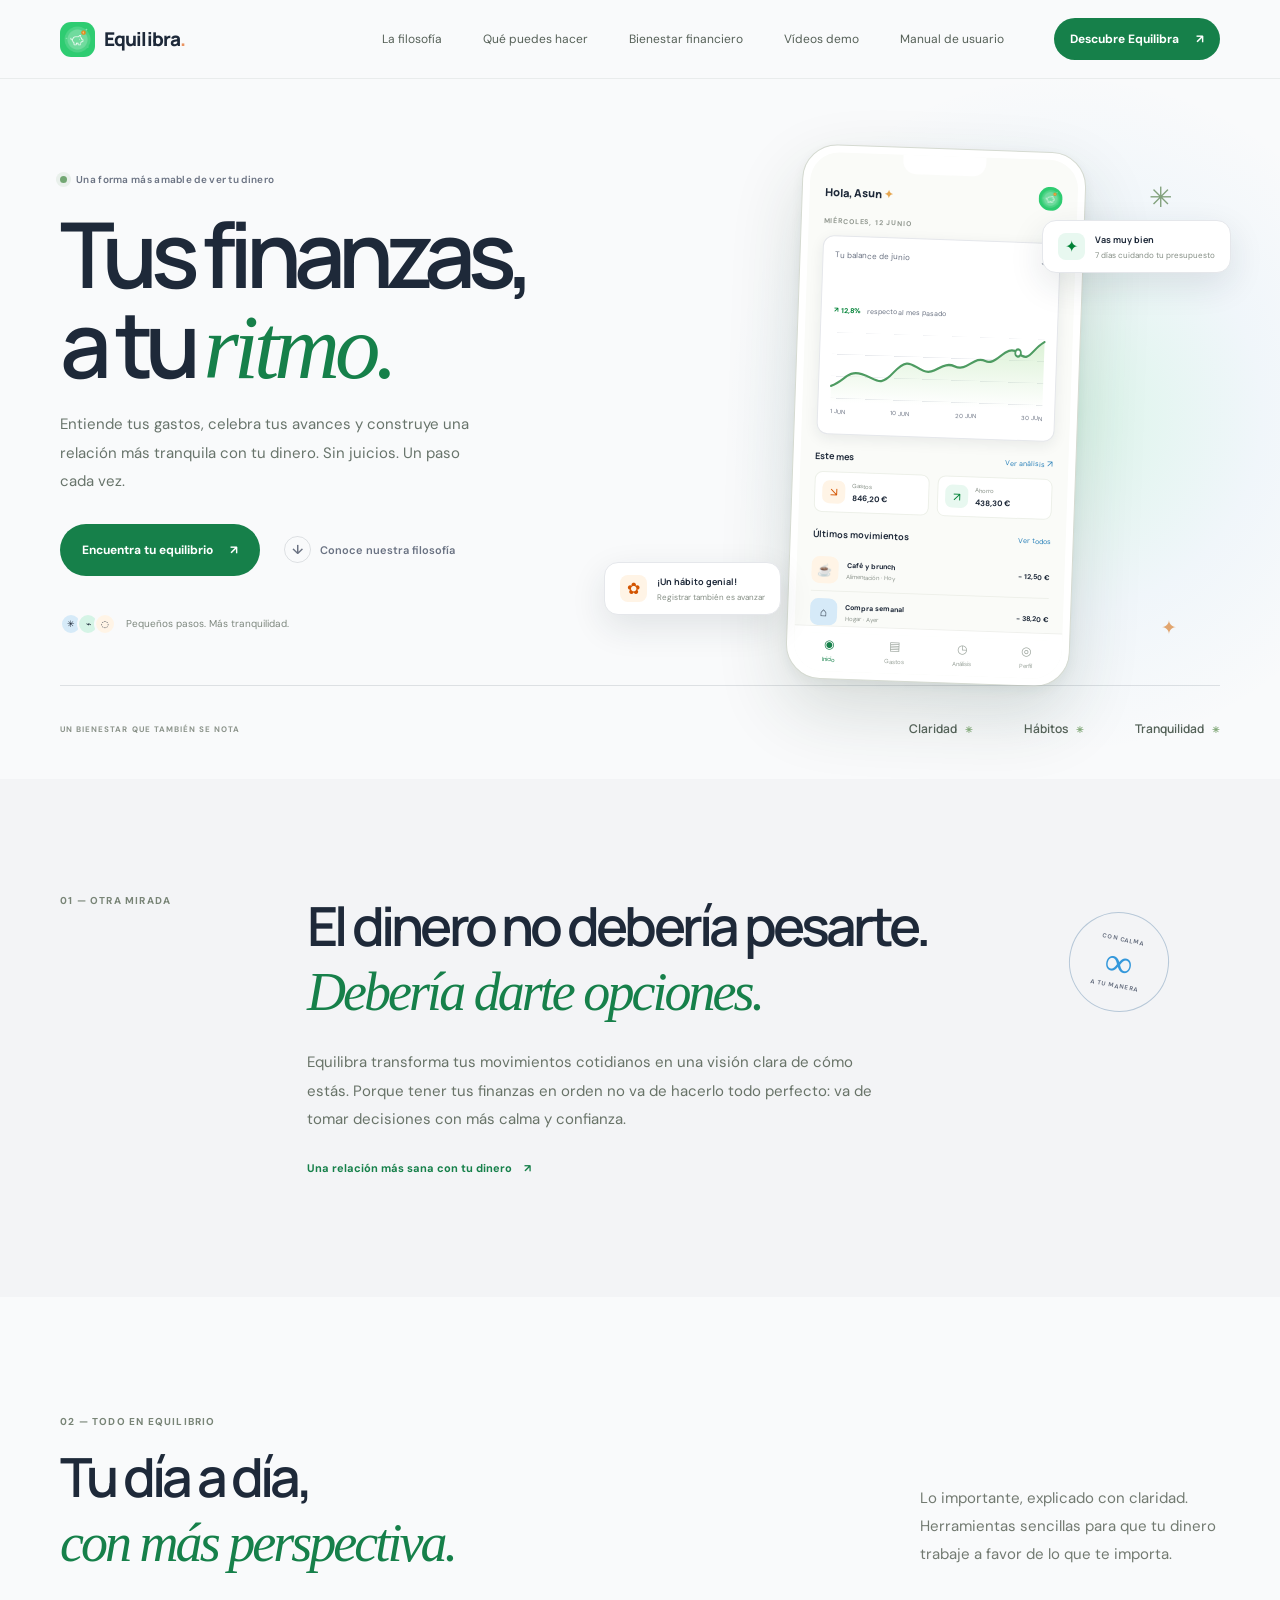
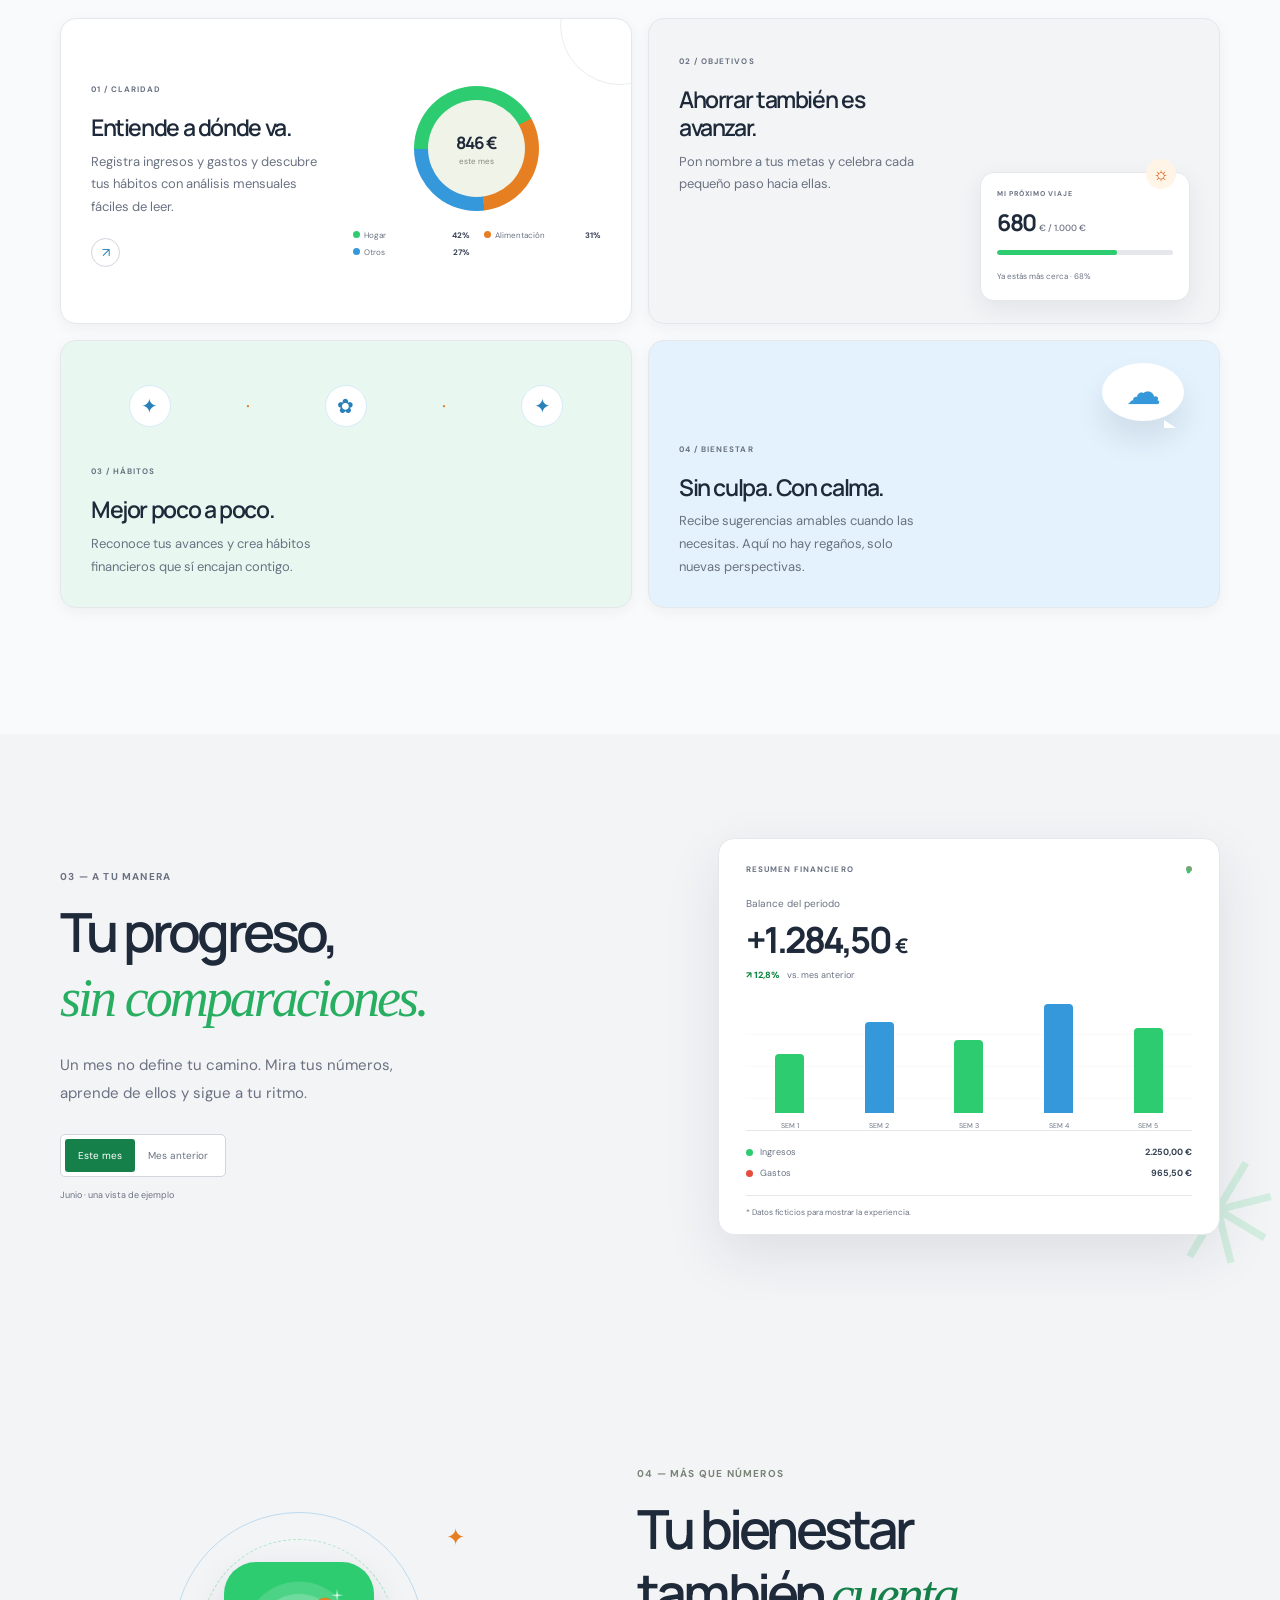
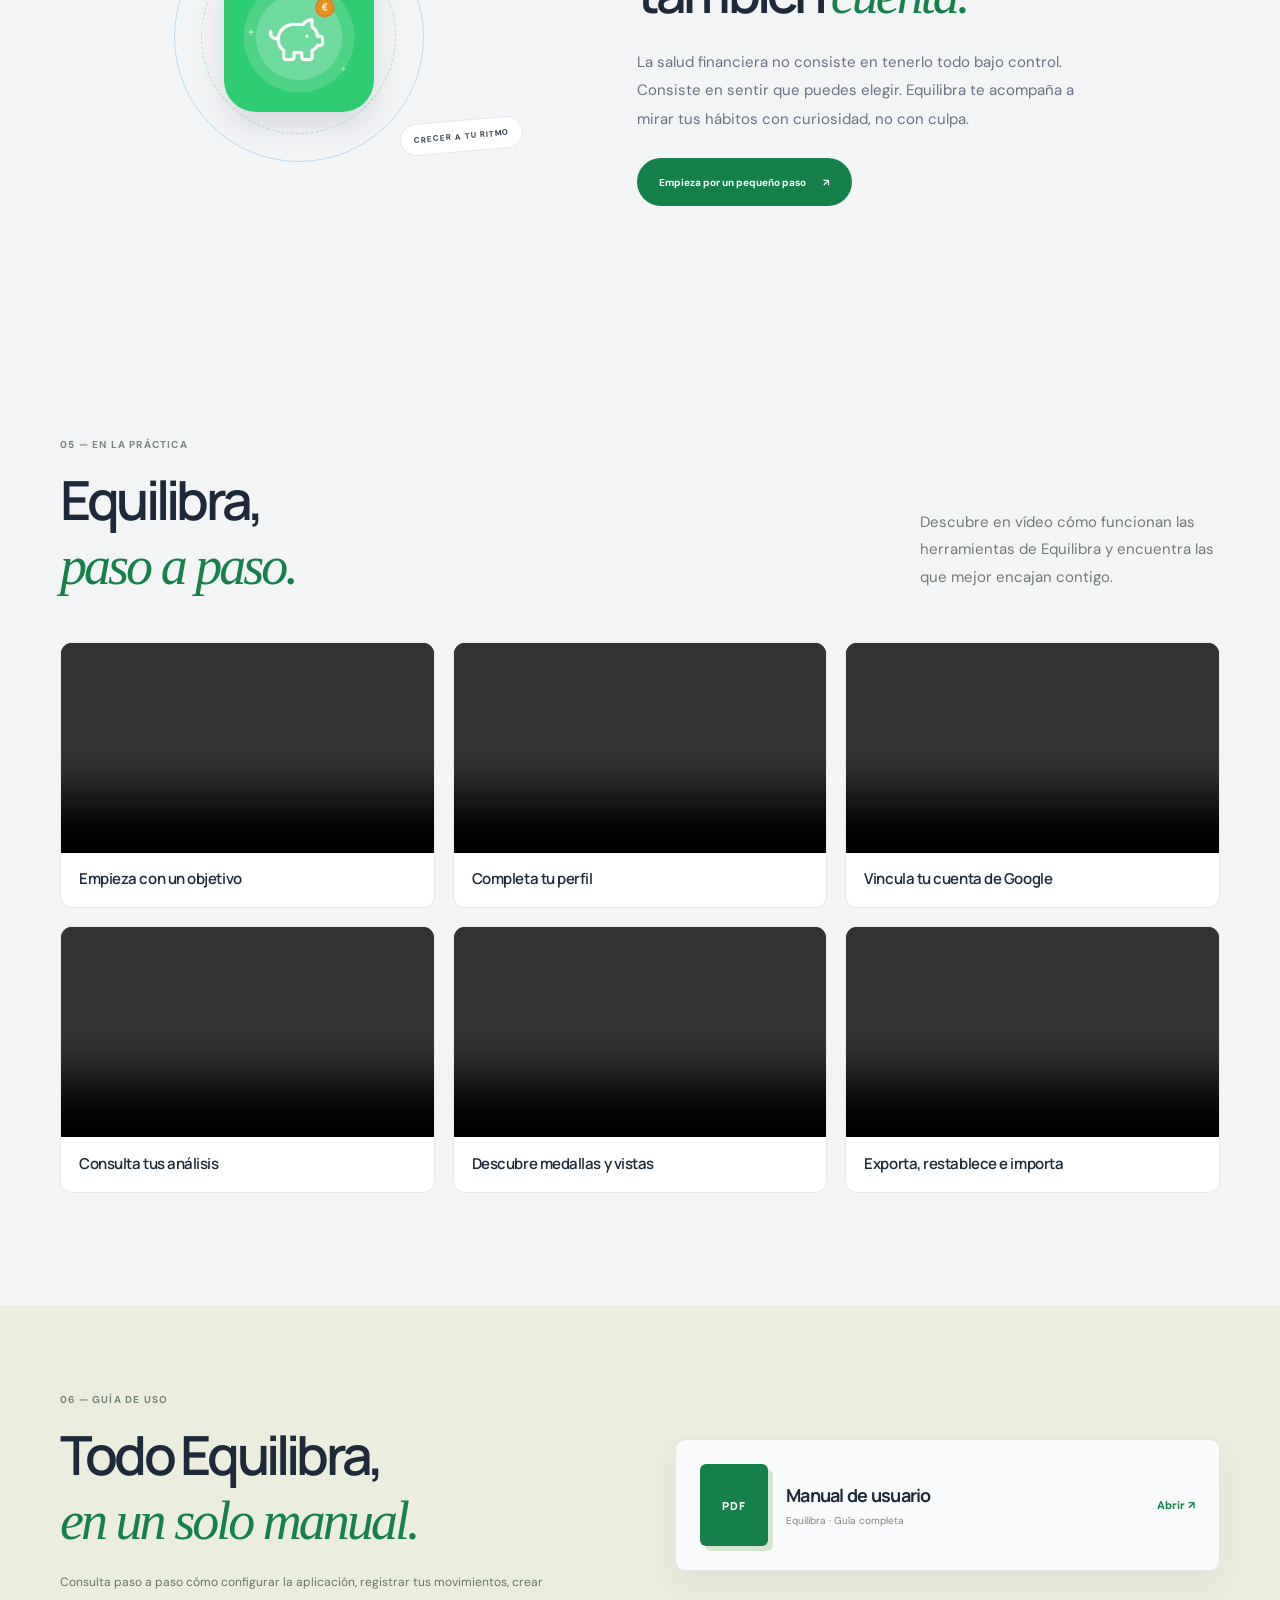
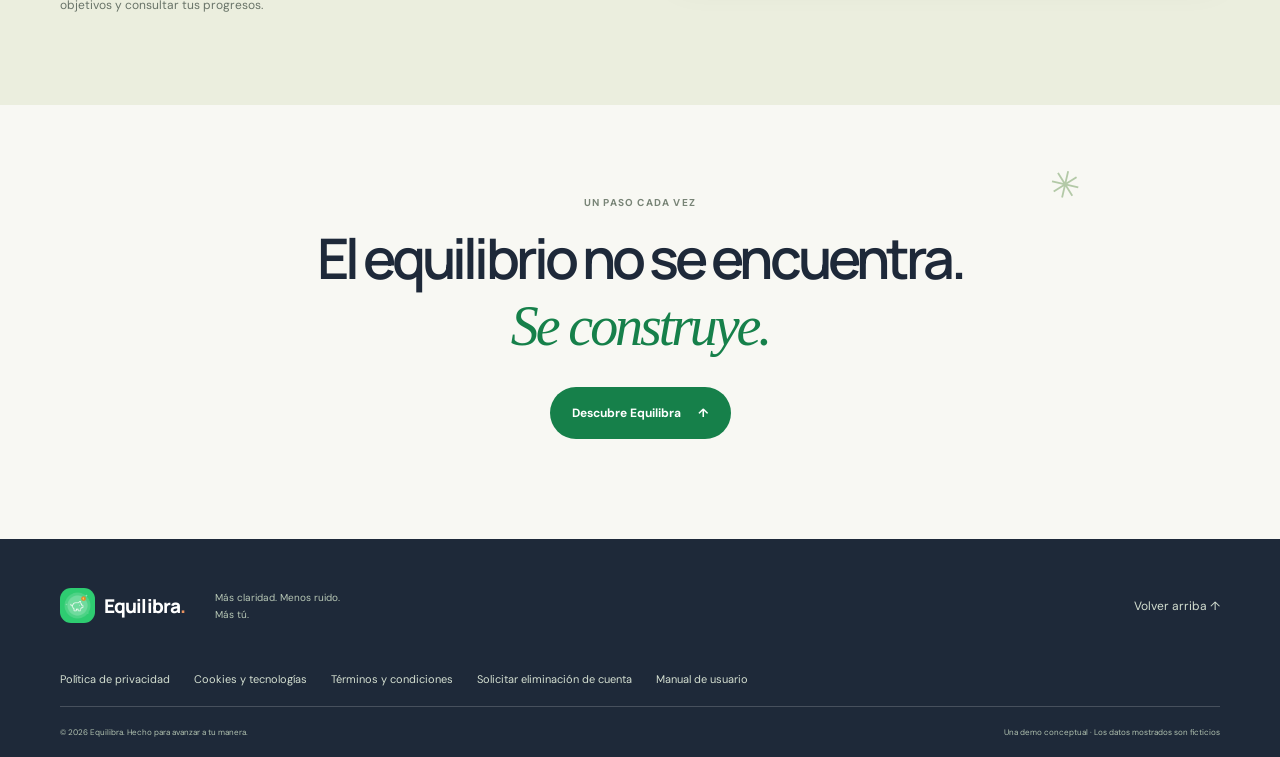
<file: index.html>
<!DOCTYPE html>
<html lang="es">
<head>
  <meta charset="UTF-8">
  <meta name="viewport" content="width=device-width, initial-scale=1.0">
  <meta name="theme-color" content="#f9fafb">
  <meta name="description" content="Equilibra te ayuda a cuidar tus finanzas con claridad, hábitos saludables y pequeños pasos que sí puedes mantener.">
  <title>Equilibra — tus finanzas, a tu ritmo</title>
  <link rel="icon" type="image/webp" href="assets/equilibra-icon.webp">
  <link rel="preconnect" href="https://fonts.googleapis.com">
  <link rel="preconnect" href="https://fonts.gstatic.com" crossorigin>
  <link href="https://fonts.googleapis.com/css2?family=DM+Sans:wght@400;500;600;700&family=Manrope:wght@400;500;600;700;800&display=swap" rel="stylesheet">
  <link rel="stylesheet" href="style.css">
  <script src="script.js" defer></script>
</head>
<body>
  <a class="skip-link" href="#contenido">Saltar al contenido</a>
  <header class="site-header">
    <nav class="navigation container" aria-label="Navegación principal">
      <a class="brand" href="#inicio" aria-label="Equilibra, inicio">
        <span class="brand-mark" aria-hidden="true">
          <img src="assets/equilibra-icon.webp" alt="">
        </span>
        <span>Equilibra<span class="brand-dot">.</span></span>
      </a>

      <button class="menu-toggle" type="button" aria-label="Abrir menú" aria-expanded="false" aria-controls="nav-links">
        <span></span><span></span>
      </button>

      <div class="nav-links" id="nav-links">
        <a href="#filosofia">La filosofía</a>
        <a href="#funciones">Qué puedes hacer</a>
        <a href="#bienestar">Bienestar financiero</a>
        <a href="#demos">Vídeos demo</a>
        <a href="#manual">Manual de usuario</a>
      </div>
      <a class="button button-small button-dark nav-cta" href="#funciones">Descubre Equilibra <span aria-hidden="true">↗</span></a>
    </nav>
  </header>

  <main id="contenido" tabindex="-1">
    <section class="hero section" id="inicio" tabindex="-1">
      <div class="hero-wash" aria-hidden="true"></div>
      <div class="container hero-layout">
        <div class="hero-copy">
          <div class="eyebrow"><span class="eyebrow-dot"></span> Una forma más amable de ver tu dinero</div>
          <h1>Tus finanzas,<br>a tu <span class="serif-accent">ritmo.</span></h1>
          <p class="hero-intro">Entiende tus gastos, celebra tus avances y construye una relación más tranquila con tu dinero. Sin juicios. Un paso cada vez.</p>
          <div class="hero-actions">
            <a class="button button-green" href="#funciones">Encuentra tu equilibrio <span aria-hidden="true">↗</span></a>
            <a class="text-link" href="#filosofia"><span class="play-icon" aria-hidden="true">↓</span> Conoce nuestra filosofía</a>
          </div>
          <div class="hero-note">
            <span class="note-avatars" aria-hidden="true"><i>✳</i><i>⌁</i><i>◌</i></span>
            <span>Pequeños pasos. Más tranquilidad.</span>
          </div>
        </div>

        <div class="hero-art" aria-label="Vista de ejemplo de la aplicación Equilibra">
          <div class="float-note note-top"><span class="float-icon">✦</span><span><strong>Vas muy bien</strong><small>7 días cuidando tu presupuesto</small></span></div>
          <div class="phone">
            <div class="phone-notch" aria-hidden="true"></div>
            <div class="phone-screen">
              <div class="app-topbar">
                <span class="app-greeting">Hola, Asun <span aria-hidden="true">✦</span></span>
                <span class="app-avatar"><img src="assets/equilibra-icon.webp" alt=""></span>
              </div>
              <div class="app-date">MIÉRCOLES, 12 JUNIO</div>
              <div class="balance-card">
                <div class="balance-label">Tu balance de junio <span>⌄</span></div>
                <div class="balance-amount">1.284,50 <small>€</small></div>
                <div class="balance-trend"><span>↗ 12,8%</span> respecto al mes pasado</div>
                <div class="chart" aria-label="Gráfico ilustrativo de gastos">
                  <div class="chart-grid"></div>
                  <svg viewBox="0 0 300 82" preserveAspectRatio="none" role="img" aria-label="Tendencia mensual ascendente">
                    <defs><linearGradient id="chartFill" x1="0" x2="0" y1="0" y2="1"><stop offset="0" stop-color="#b8e4ad" stop-opacity=".5"/><stop offset="1" stop-color="#b8e4ad" stop-opacity="0"/></linearGradient></defs>
                    <path d="M0 64C20 58 22 46 43 50S68 65 88 47 113 39 130 44 156 32 174 38 201 25 217 31 246 10 263 21 281 17 300 8V82H0Z" fill="url(#chartFill)"/>
                    <path d="M0 64C20 58 22 46 43 50S68 65 88 47 113 39 130 44 156 32 174 38 201 25 217 31 246 10 263 21 281 17 300 8" fill="none" stroke="#4d9b61" stroke-width="2.5" stroke-linecap="round"/>
                    <circle cx="263" cy="21" r="4" fill="#fff" stroke="#4d9b61" stroke-width="2.5"/>
                  </svg>
                  <div class="chart-labels"><span>1 JUN</span><span>10 JUN</span><span>20 JUN</span><span>30 JUN</span></div>
                </div>
              </div>
              <div class="app-section-title"><strong>Este mes</strong><a href="#funciones">Ver análisis <span>↗</span></a></div>
              <div class="mini-stats">
                <div class="mini-stat"><span class="stat-icon expense-icon">↘</span><span><small>Gastos</small><strong>846,20 €</strong></span></div>
                <div class="mini-stat"><span class="stat-icon saving-icon">↗</span><span><small>Ahorro</small><strong>438,30 €</strong></span></div>
              </div>
              <div class="app-section-title transactions-title"><strong>Últimos movimientos</strong><span class="all-link">Ver todos</span></div>
              <div class="transaction"><span class="transaction-icon food-icon">☕</span><span class="transaction-name"><strong>Café y brunch</strong><small>Alimentación · Hoy</small></span><strong class="transaction-amount">− 12,50 €</strong></div>
              <div class="transaction"><span class="transaction-icon home-icon">⌂</span><span class="transaction-name"><strong>Compra semanal</strong><small>Hogar · Ayer</small></span><strong class="transaction-amount">− 38,20 €</strong></div>
              <div class="app-nav"><span class="active">◉<small>Inicio</small></span><span>▤<small>Gastos</small></span><span>◷<small>Análisis</small></span><span>◎<small>Perfil</small></span></div>
            </div>
          </div>
          <div class="float-note note-bottom"><span class="flower-icon">✿</span><span><strong>¡Un hábito genial!</strong><small>Registrar también es avanzar</small></span></div>
          <span class="art-sparkle sparkle-one" aria-hidden="true">✳</span>
          <span class="art-sparkle sparkle-two" aria-hidden="true">✦</span>
        </div>
      </div>
      <div class="hero-bottom container">
        <span>UN BIENESTAR QUE TAMBIÉN SE NOTA</span>
        <div class="hero-values"><span>Claridad <i>✳</i></span><span>Hábitos <i>✳</i></span><span>Tranquilidad <i>✳</i></span></div>
      </div>
    </section>

    <section class="philosophy section" id="filosofia" tabindex="-1">
      <div class="container philosophy-layout">
        <div class="section-kicker">01 — OTRA MIRADA</div>
        <div class="philosophy-content">
          <h2>El dinero no debería pesarte.<br><span class="serif-accent">Debería darte opciones.</span></h2>
          <p>Equilibra transforma tus movimientos cotidianos en una visión clara de cómo estás. Porque tener tus finanzas en orden no va de hacerlo todo perfecto: va de tomar decisiones con más calma y confianza.</p>
          <a class="arrow-link" href="#bienestar">Una relación más sana con tu dinero <span>↗</span></a>
        </div>
        <div class="philosophy-stamp" aria-hidden="true"><span>CON CALMA</span><strong>∞</strong><span>A TU MANERA</span></div>
      </div>
    </section>

    <section class="features section" id="funciones" tabindex="-1">
      <div class="container">
        <div class="section-heading">
          <div><div class="section-kicker">02 — TODO EN EQUILIBRIO</div><h2>Tu día a día,<br><span class="serif-accent">con más perspectiva.</span></h2></div>
          <p>Lo importante, explicado con claridad. Herramientas sencillas para que tu dinero trabaje a favor de lo que te importa.</p>
        </div>
        <div class="feature-grid">
          <article class="feature-card feature-card-large">
            <div class="feature-copy"><span class="feature-number">01 / CLARIDAD</span><h3>Entiende a dónde va.</h3><p>Registra ingresos y gastos y descubre tus hábitos con análisis mensuales fáciles de leer.</p><a href="#demo" class="feature-arrow" aria-label="Ver análisis financiero">↗</a></div>
            <div class="donut-wrap" aria-label="Distribución de gastos ilustrativa">
              <div class="donut"><div><strong>846 €</strong><small>este mes</small></div></div>
              <div class="donut-legend"><span><i class="legend-dot green"></i> Hogar <b>42%</b></span><span><i class="legend-dot yellow"></i> Alimentación <b>31%</b></span><span><i class="legend-dot blue"></i> Otros <b>27%</b></span></div>
            </div>
            <span class="card-orbit orbit-a" aria-hidden="true"></span>
          </article>
          <article class="feature-card feature-card-goal">
            <div class="feature-copy"><span class="feature-number">02 / OBJETIVOS</span><h3>Ahorrar también es avanzar.</h3><p>Pon nombre a tus metas y celebra cada pequeño paso hacia ellas.</p></div>
            <div class="goal-card"><span class="goal-sun">☼</span><span class="goal-label">MI PRÓXIMO VIAJE</span><strong>680 <small>€ / 1.000 €</small></strong><div class="progress-track"><span></span></div><small class="goal-caption">Ya estás más cerca · 68%</small></div>
          </article>
          <article class="feature-card feature-card-habit">
            <div class="habit-art" aria-hidden="true"><span>✦</span><span>·</span><span>✿</span><span>·</span><span>✦</span></div>
            <div class="feature-copy"><span class="feature-number">03 / HÁBITOS</span><h3>Mejor poco a poco.</h3><p>Reconoce tus avances y crea hábitos financieros que sí encajan contigo.</p></div>
          </article>
          <article class="feature-card feature-card-calm">
            <span class="calm-icon" aria-hidden="true">☁</span>
            <div class="feature-copy"><span class="feature-number">04 / BIENESTAR</span><h3>Sin culpa. Con calma.</h3><p>Recibe sugerencias amables cuando las necesitas. Aquí no hay regaños, solo nuevas perspectivas.</p></div>
          </article>
        </div>
      </div>
    </section>

    <section class="demo section" id="demo" tabindex="-1">
      <div class="container demo-layout">
        <div class="demo-copy"><div class="section-kicker">03 — A TU MANERA</div><h2>Tu progreso,<br><span class="serif-accent">sin comparaciones.</span></h2><p>Un mes no define tu camino. Mira tus números, aprende de ellos y sigue a tu ritmo.</p><div class="demo-tabs" role="group" aria-label="Selecciona el periodo del balance"><button class="period-button is-active" type="button" data-period="current" aria-pressed="true">Este mes</button><button class="period-button" type="button" data-period="previous" aria-pressed="false">Mes anterior</button></div><p class="demo-caption" id="period-caption" aria-live="polite">Junio · una vista de ejemplo</p></div>
        <div class="demo-panel" aria-live="polite">
          <div class="demo-panel-top"><span>RESUMEN FINANCIERO</span><span class="demo-live-dot">●</span></div>
          <div class="demo-balance-label">Balance del periodo</div>
          <div class="demo-balance" id="demo-balance">+1.284,50 <small>€</small></div>
          <div class="demo-change"><span id="demo-change">↗ 12,8%</span> <span>vs. mes anterior</span></div>
          <div class="demo-bars" aria-label="Gráfico ilustrativo de gastos semanales">
            <div class="bar-item"><div class="bar bar-one"></div><small>SEM 1</small></div>
            <div class="bar-item"><div class="bar bar-two"></div><small>SEM 2</small></div>
            <div class="bar-item"><div class="bar bar-three"></div><small>SEM 3</small></div>
            <div class="bar-item"><div class="bar bar-four"></div><small>SEM 4</small></div>
            <div class="bar-item"><div class="bar bar-five"></div><small>SEM 5</small></div>
          </div>
          <div class="demo-breakdown"><div><span><i class="legend-dot green"></i> Ingresos</span><strong id="demo-income">2.250,00 €</strong></div><div><span><i class="legend-dot coral"></i> Gastos</span><strong id="demo-expenses">965,50 €</strong></div></div>
          <div class="demo-footnote">* Datos ficticios para mostrar la experiencia.</div>
        </div>
        <span class="demo-deco" aria-hidden="true">✳</span>
      </div>
    </section>

    <section class="wellbeing section" id="bienestar" tabindex="-1">
      <div class="container wellbeing-layout">
        <div class="wellbeing-illustration" aria-hidden="true">
          <span class="wellbeing-circle circle-one"></span><span class="wellbeing-circle circle-two"></span>
          <div class="wellbeing-flower"><img src="assets/equilibra-icon.webp" alt=""></div>
          <div class="wellbeing-tag">CRECER A TU RITMO</div>
          <span class="wellbeing-sparkle">✦</span>
        </div>
        <div class="wellbeing-copy"><div class="section-kicker">04 — MÁS QUE NÚMEROS</div><h2>Tu bienestar<br>también <span class="serif-accent">cuenta.</span></h2><p>La salud financiera no consiste en tenerlo todo bajo control. Consiste en sentir que puedes elegir. Equilibra te acompaña a mirar tus hábitos con curiosidad, no con culpa.</p><a class="button button-dark" href="#inicio">Empieza por un pequeño paso <span aria-hidden="true">↗</span></a></div>
      </div>
    </section>

    <section class="video-demos section" id="demos" tabindex="-1">
      <div class="container">
        <div class="section-heading">
          <div><div class="section-kicker">05 — EN LA PRÁCTICA</div><h2>Equilibra,<br><span class="serif-accent">paso a paso.</span></h2></div>
          <p>Descubre en vídeo cómo funcionan las herramientas de Equilibra y encuentra las que mejor encajan contigo.</p>
        </div>
        <div class="video-grid">
          <article class="video-card">
            <video controls playsinline preload="none" aria-label="Demo: onboarding con objetivo en Equilibra">
              <source src="assets/videos/1_Onboarding_con_objetivo_Equilibra.mp4" type="video/mp4">
              Tu navegador no puede reproducir este vídeo.
            </video>
            <h3>Empieza con un objetivo</h3>
          </article>
          <article class="video-card">
            <video controls playsinline preload="none" aria-label="Demo: completar el perfil sin conexión con Google">
              <source src="assets/videos/2_Completar_perfil_sin_conexion_google.mp4" type="video/mp4">
              Tu navegador no puede reproducir este vídeo.
            </video>
            <h3>Completa tu perfil</h3>
          </article>
          <article class="video-card">
            <video controls playsinline preload="none" aria-label="Demo: vincular una cuenta de Google">
              <source src="assets/videos/3_Vincular_cuenta_google.mp4" type="video/mp4">
              Tu navegador no puede reproducir este vídeo.
            </video>
            <h3>Vincula tu cuenta de Google</h3>
          </article>
          <article class="video-card">
            <video controls playsinline preload="none" aria-label="Demo: análisis financiero">
              <source src="assets/videos/4_Analisis.mp4" type="video/mp4">
              Tu navegador no puede reproducir este vídeo.
            </video>
            <h3>Consulta tus análisis</h3>
          </article>
          <article class="video-card">
            <video controls playsinline preload="none" aria-label="Demo: medallas y vistas de Equilibra">
              <source src="assets/videos/5_Medallas_y_vistas.mp4" type="video/mp4">
              Tu navegador no puede reproducir este vídeo.
            </video>
            <h3>Descubre medallas y vistas</h3>
          </article>
          <article class="video-card">
            <video controls playsinline preload="none" aria-label="Demo: exportar, resetear e importar datos">
              <source src="assets/videos/6_exportar_resetar_importar.mp4" type="video/mp4">
              Tu navegador no puede reproducir este vídeo.
            </video>
            <h3>Exporta, restablece e importa</h3>
          </article>
        </div>
      </div>
    </section>

    <section class="user-manual section" id="manual" tabindex="-1">
      <div class="container manual-layout">
        <div class="manual-copy">
          <div class="section-kicker">06 — GUÍA DE USO</div>
          <h2>Todo Equilibra,<br><span class="serif-accent">en un solo manual.</span></h2>
          <p>Consulta paso a paso cómo configurar la aplicación, registrar tus movimientos, crear objetivos y consultar tus progresos.</p>
        </div>
        <a class="manual-card" href="assets/PDF/MANUAL_USUARIO_APP_EQUILIBRA.pdf" target="_blank" rel="noopener" aria-label="Abrir el manual de usuario de Equilibra en una nueva pestaña">
          <span class="manual-icon" aria-hidden="true">PDF</span>
          <span class="manual-details">
            <strong>Manual de usuario</strong>
            <small>Equilibra · Guía completa</small>
          </span>
          <span class="manual-action" aria-hidden="true">Abrir ↗</span>
        </a>
      </div>
    </section>

    <section class="closing section">
      <div class="container closing-inner"><span class="closing-flower" aria-hidden="true">✳</span><div class="section-kicker">UN PASO CADA VEZ</div><h2>El equilibrio no se encuentra.<br><span class="serif-accent">Se construye.</span></h2><a class="button button-green" href="#inicio">Descubre Equilibra <span aria-hidden="true">↑</span></a></div>
    </section>
  </main>

  <footer class="site-footer">
    <div class="container footer-main">
      <a class="brand footer-brand" href="#inicio"><span class="brand-mark" aria-hidden="true"><img src="assets/equilibra-icon.webp" alt=""></span><span>Equilibra<span class="brand-dot">.</span></span></a>
      <p>Más claridad. Menos ruido.<br>Más tú.</p>
      <a class="footer-top" href="#inicio">Volver arriba ↑</a>
    </div>
    <nav class="container footer-policies" aria-label="Información legal">
      <a href="politica-privacidad.html">Política de privacidad</a>
      <a href="cookies.html">Cookies y tecnologías</a>
      <a href="terminos-condiciones.html">Términos y condiciones</a>
      <a href="eliminar-cuenta.html">Solicitar eliminación de cuenta</a>
      <a href="assets/PDF/MANUAL_USUARIO_APP_EQUILIBRA.pdf" target="_blank" rel="noopener">Manual de usuario</a>
    </nav>
    <div class="container footer-bottom"><span>© <span id="current-year"></span> Equilibra. Hecho para avanzar a tu manera.</span><span>Una demo conceptual · Los datos mostrados son ficticios</span></div>
  </footer>
</body>
</html>
</file>
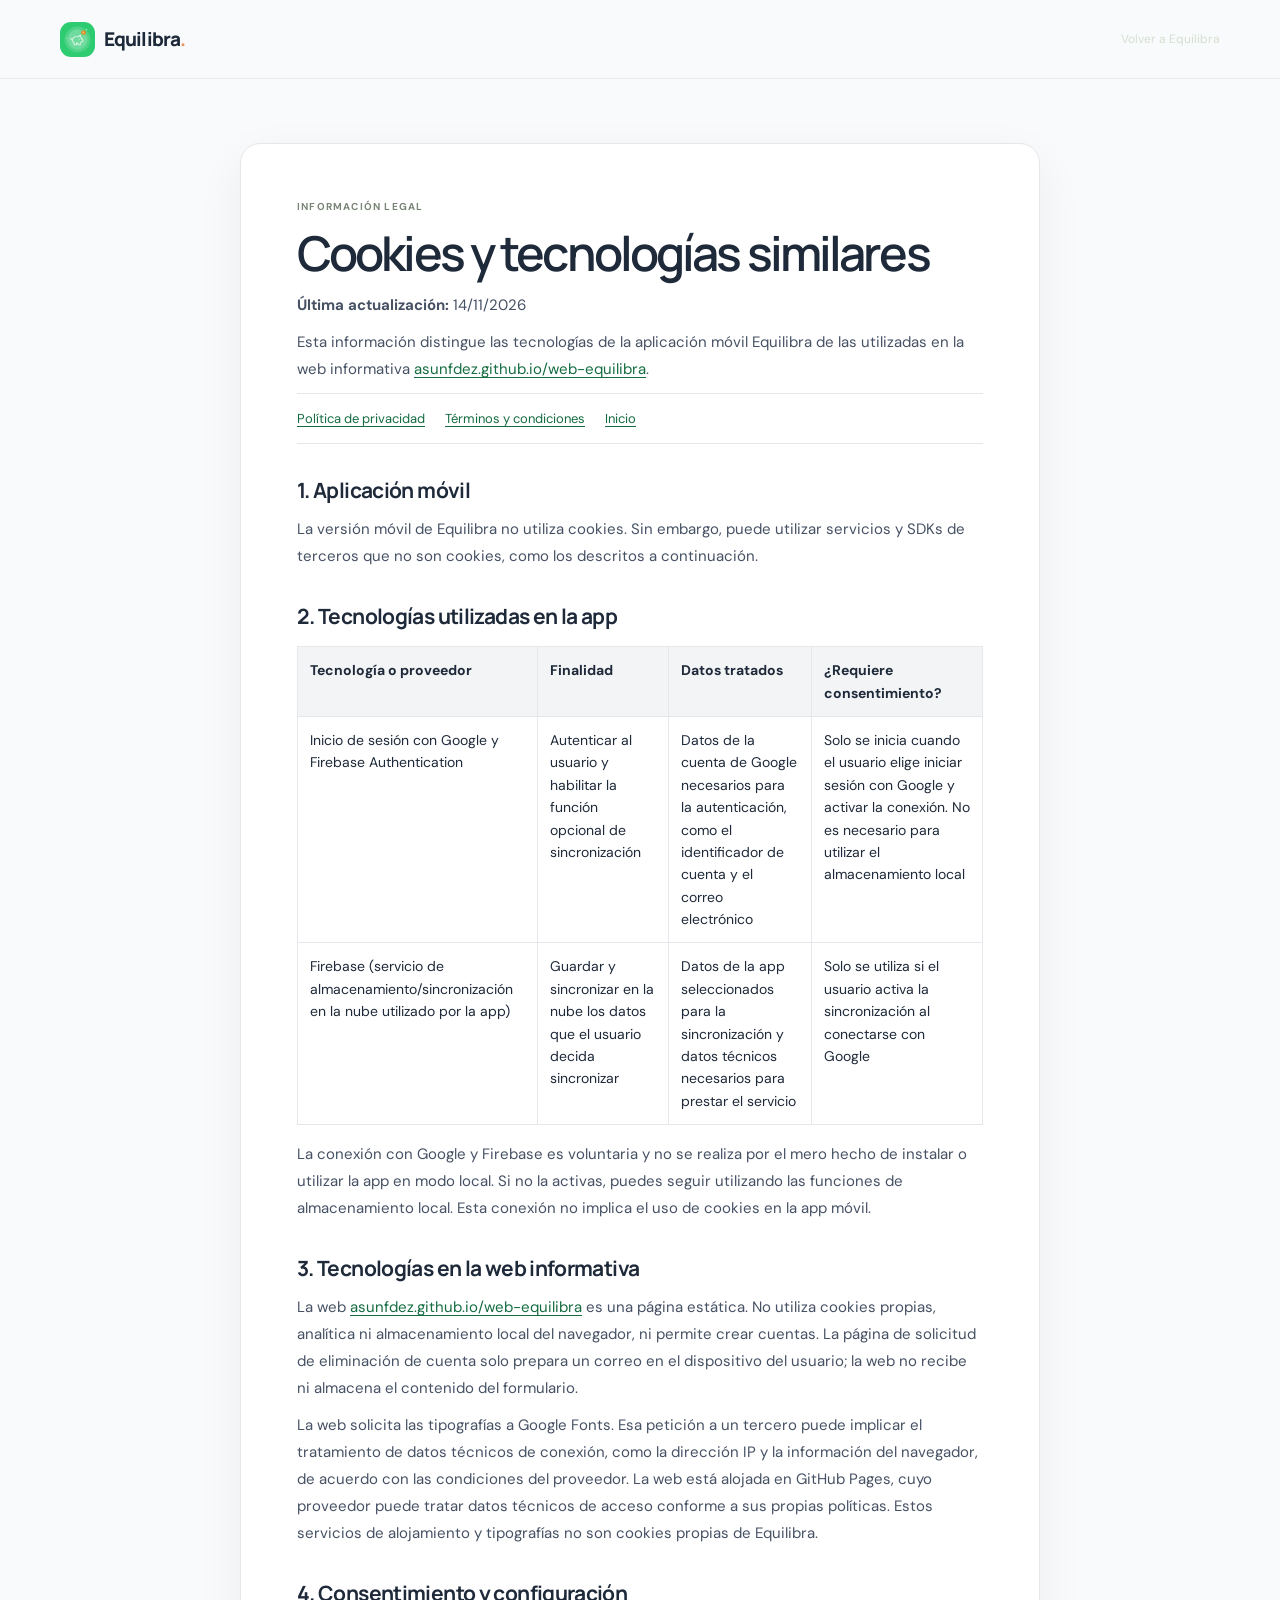
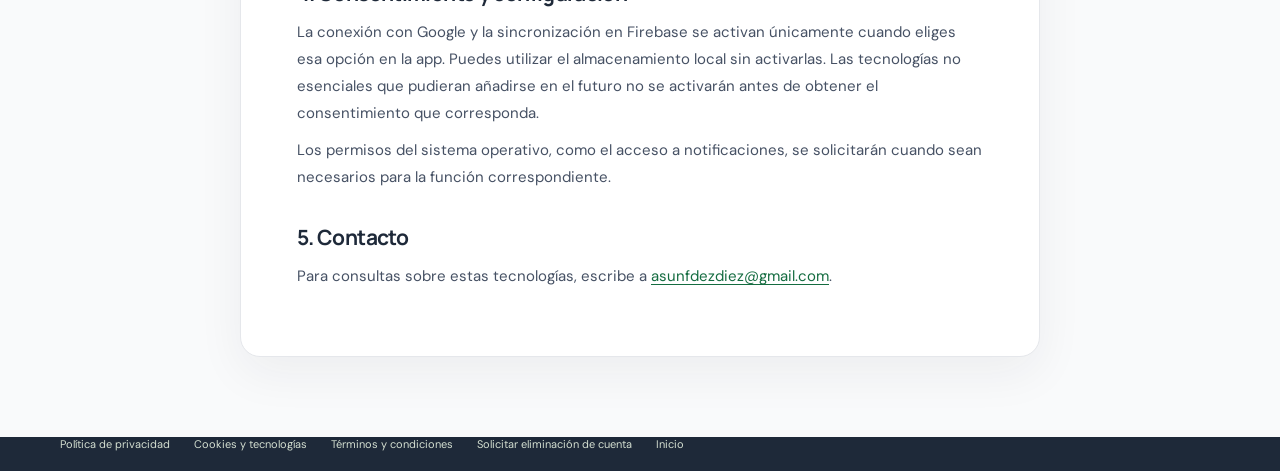
<file: cookies.html>
<!DOCTYPE html>
<html lang="es">
<head>
  <meta charset="UTF-8">
  <meta name="viewport" content="width=device-width, initial-scale=1.0">
  <meta name="theme-color" content="#f9fafb">
  <meta name="description" content="Información sobre cookies y tecnologías de terceros en Equilibra y en su web.">
  <title>Cookies y tecnologías — Equilibra</title>
  <link rel="icon" type="image/webp" href="assets/equilibra-icon.webp">
  <link rel="preconnect" href="https://fonts.googleapis.com">
  <link rel="preconnect" href="https://fonts.gstatic.com" crossorigin>
  <link href="https://fonts.googleapis.com/css2?family=DM+Sans:wght@400;500;600;700&family=Manrope:wght@400;500;600;700;800&display=swap" rel="stylesheet">
  <link rel="stylesheet" href="style.css">
</head>
<body>
  <a class="skip-link" href="#contenido">Saltar al contenido</a>
  <header class="site-header">
    <nav class="navigation container" aria-label="Navegación principal">
      <a class="brand" href="index.html" aria-label="Equilibra, inicio">
        <span class="brand-mark" aria-hidden="true"><img src="assets/equilibra-icon.webp" alt=""></span>
        <span>Equilibra<span class="brand-dot">.</span></span>
      </a>
      <a class="footer-top" href="index.html">Volver a Equilibra</a>
    </nav>
  </header>
  <main id="contenido" class="policy-page">
    <article class="container policy-content">
      <div class="section-kicker">INFORMACIÓN LEGAL</div>
      <h1>Cookies y tecnologías similares</h1>
      <p class="policy-updated"><strong>Última actualización:</strong> 14/11/2026</p>
      <p>Esta información distingue las tecnologías de la aplicación móvil Equilibra de las utilizadas en la web informativa <a href="https://asunfdez.github.io/web-equilibra/">asunfdez.github.io/web-equilibra</a>.</p>
      <nav class="policy-nav" aria-label="Otras políticas">
        <a href="politica-privacidad.html">Política de privacidad</a>
        <a href="terminos-condiciones.html">Términos y condiciones</a>
        <a href="index.html">Inicio</a>
      </nav>

      <h2>1. Aplicación móvil</h2>
      <p>La versión móvil de Equilibra no utiliza cookies. Sin embargo, puede utilizar servicios y SDKs de terceros que no son cookies, como los descritos a continuación.</p>

      <h2>2. Tecnologías utilizadas en la app</h2>
      <table>
        <thead><tr><th>Tecnología o proveedor</th><th>Finalidad</th><th>Datos tratados</th><th>¿Requiere consentimiento?</th></tr></thead>
        <tbody>
          <tr>
            <td>Inicio de sesión con Google y Firebase Authentication</td>
            <td>Autenticar al usuario y habilitar la función opcional de sincronización</td>
            <td>Datos de la cuenta de Google necesarios para la autenticación, como el identificador de cuenta y el correo electrónico</td>
            <td>Solo se inicia cuando el usuario elige iniciar sesión con Google y activar la conexión. No es necesario para utilizar el almacenamiento local</td>
          </tr>
          <tr>
            <td>Firebase (servicio de almacenamiento/sincronización en la nube utilizado por la app)</td>
            <td>Guardar y sincronizar en la nube los datos que el usuario decida sincronizar</td>
            <td>Datos de la app seleccionados para la sincronización y datos técnicos necesarios para prestar el servicio</td>
            <td>Solo se utiliza si el usuario activa la sincronización al conectarse con Google</td>
          </tr>
        </tbody>
      </table>
      <p>La conexión con Google y Firebase es voluntaria y no se realiza por el mero hecho de instalar o utilizar la app en modo local. Si no la activas, puedes seguir utilizando las funciones de almacenamiento local. Esta conexión no implica el uso de cookies en la app móvil.</p>

      <h2>3. Tecnologías en la web informativa</h2>
      <p>La web <a href="https://asunfdez.github.io/web-equilibra/">asunfdez.github.io/web-equilibra</a> es una página estática. No utiliza cookies propias, analítica ni almacenamiento local del navegador, ni permite crear cuentas. La página de solicitud de eliminación de cuenta solo prepara un correo en el dispositivo del usuario; la web no recibe ni almacena el contenido del formulario.</p>
      <p>La web solicita las tipografías a Google Fonts. Esa petición a un tercero puede implicar el tratamiento de datos técnicos de conexión, como la dirección IP y la información del navegador, de acuerdo con las condiciones del proveedor. La web está alojada en GitHub Pages, cuyo proveedor puede tratar datos técnicos de acceso conforme a sus propias políticas. Estos servicios de alojamiento y tipografías no son cookies propias de Equilibra.</p>

      <h2>4. Consentimiento y configuración</h2>
      <p>La conexión con Google y la sincronización en Firebase se activan únicamente cuando eliges esa opción en la app. Puedes utilizar el almacenamiento local sin activarlas. Las tecnologías no esenciales que pudieran añadirse en el futuro no se activarán antes de obtener el consentimiento que corresponda.</p>
      <p>Los permisos del sistema operativo, como el acceso a notificaciones, se solicitarán cuando sean necesarios para la función correspondiente.</p>

      <h2>5. Contacto</h2>
      <p>Para consultas sobre estas tecnologías, escribe a <a href="mailto:asunfdezdiez@gmail.com">asunfdezdiez@gmail.com</a>.</p>
    </article>
  </main>
  <footer class="site-footer">
    <nav class="container footer-policies" aria-label="Información legal">
      <a href="politica-privacidad.html">Política de privacidad</a>
      <a href="cookies.html">Cookies y tecnologías</a>
      <a href="terminos-condiciones.html">Términos y condiciones</a>
      <a href="eliminar-cuenta.html">Solicitar eliminación de cuenta</a>
      <a href="index.html">Inicio</a>
    </nav>
  </footer>
</body>
</html>
</file>
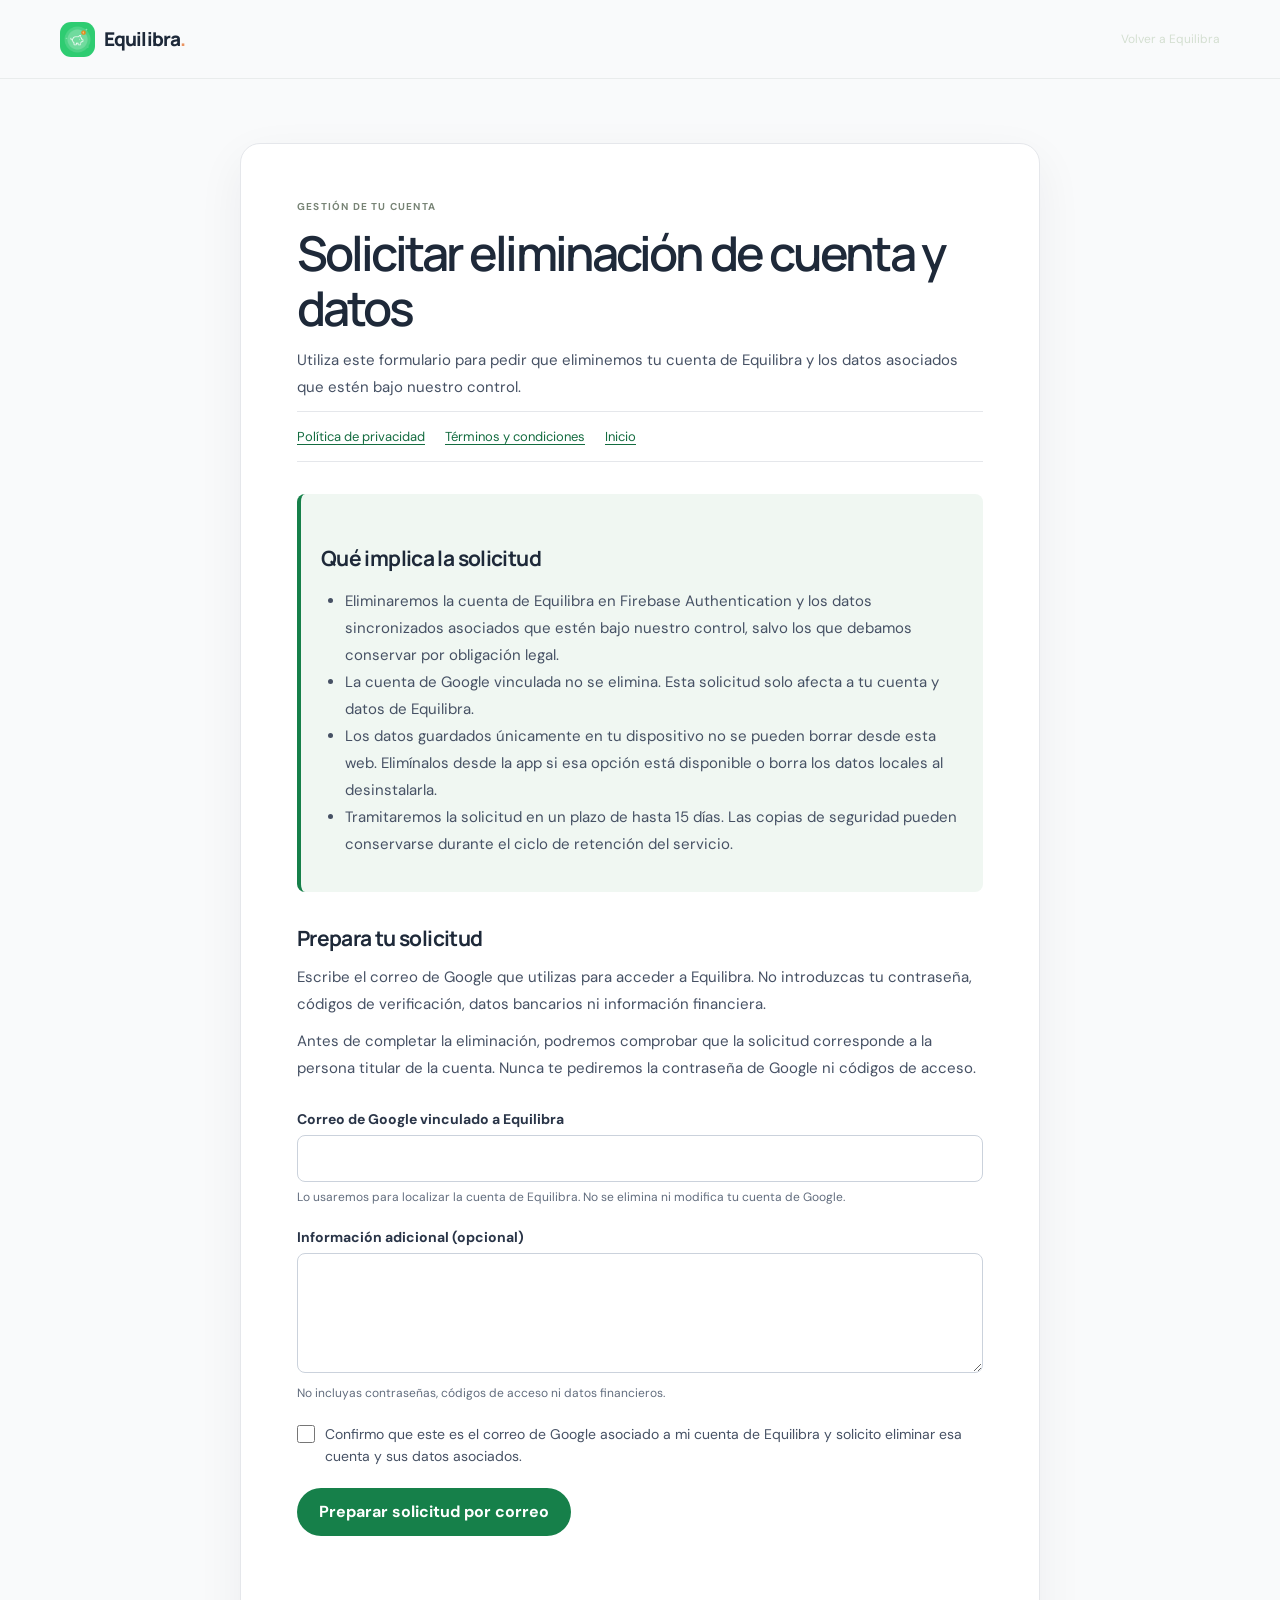
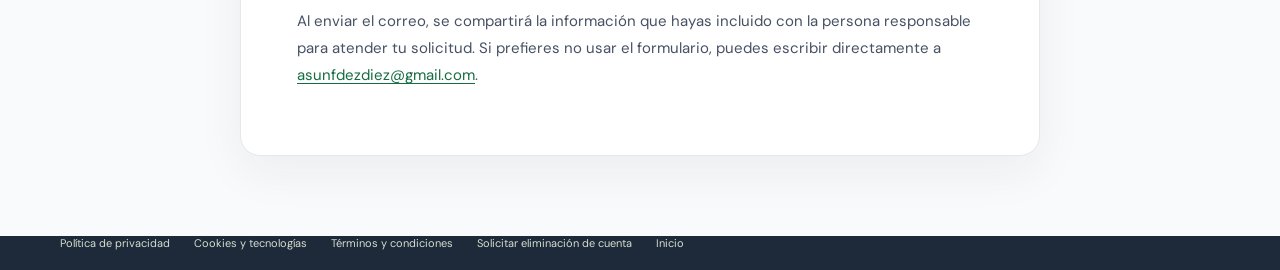
<file: eliminar-cuenta.html>
<!DOCTYPE html>
<html lang="es">
<head>
  <meta charset="UTF-8">
  <meta name="viewport" content="width=device-width, initial-scale=1.0">
  <meta name="theme-color" content="#f9fafb">
  <meta name="description" content="Solicita la eliminación de tu cuenta de Equilibra y de los datos asociados.">
  <title>Solicitar eliminación de cuenta — Equilibra</title>
  <link rel="icon" type="image/webp" href="assets/equilibra-icon.webp">
  <link rel="preconnect" href="https://fonts.googleapis.com">
  <link rel="preconnect" href="https://fonts.gstatic.com" crossorigin>
  <link href="https://fonts.googleapis.com/css2?family=DM+Sans:wght@400;500;600;700&family=Manrope:wght@400;500;600;700;800&display=swap" rel="stylesheet">
  <link rel="stylesheet" href="style.css">
  <script src="eliminar-cuenta.js" defer></script>
</head>
<body>
  <a class="skip-link" href="#contenido">Saltar al contenido</a>
  <header class="site-header">
    <nav class="navigation container" aria-label="Navegación principal">
      <a class="brand" href="index.html" aria-label="Equilibra, inicio">
        <span class="brand-mark" aria-hidden="true"><img src="assets/equilibra-icon.webp" alt=""></span>
        <span>Equilibra<span class="brand-dot">.</span></span>
      </a>
      <a class="footer-top" href="index.html">Volver a Equilibra</a>
    </nav>
  </header>
  <main id="contenido" class="policy-page">
    <article class="container policy-content">
      <div class="section-kicker">GESTIÓN DE TU CUENTA</div>
      <h1>Solicitar eliminación de cuenta y datos</h1>
      <p>Utiliza este formulario para pedir que eliminemos tu cuenta de Equilibra y los datos asociados que estén bajo nuestro control.</p>

      <nav class="policy-nav" aria-label="Información relacionada">
        <a href="politica-privacidad.html">Política de privacidad</a>
        <a href="terminos-condiciones.html">Términos y condiciones</a>
        <a href="index.html">Inicio</a>
      </nav>

      <aside class="deletion-notice">
        <h2>Qué implica la solicitud</h2>
        <ul>
          <li>Eliminaremos la cuenta de Equilibra en Firebase Authentication y los datos sincronizados asociados que estén bajo nuestro control, salvo los que debamos conservar por obligación legal.</li>
          <li>La cuenta de Google vinculada no se elimina. Esta solicitud solo afecta a tu cuenta y datos de Equilibra.</li>
          <li>Los datos guardados únicamente en tu dispositivo no se pueden borrar desde esta web. Elimínalos desde la app si esa opción está disponible o borra los datos locales al desinstalarla.</li>
          <li>Tramitaremos la solicitud en un plazo de hasta 15 días. Las copias de seguridad pueden conservarse durante el ciclo de retención del servicio.</li>
        </ul>
      </aside>

      <h2>Prepara tu solicitud</h2>
      <p>Escribe el correo de Google que utilizas para acceder a Equilibra. No introduzcas tu contraseña, códigos de verificación, datos bancarios ni información financiera.</p>
      <p>Antes de completar la eliminación, podremos comprobar que la solicitud corresponde a la persona titular de la cuenta. Nunca te pediremos la contraseña de Google ni códigos de acceso.</p>
      <form class="deletion-form" id="deletion-request-form">
        <div>
          <label for="account-email">Correo de Google vinculado a Equilibra</label>
          <input id="account-email" name="account-email" type="email" autocomplete="email" maxlength="254" required>
          <span class="field-hint">Lo usaremos para localizar la cuenta de Equilibra. No se elimina ni modifica tu cuenta de Google.</span>
        </div>
        <div>
          <label for="request-details">Información adicional (opcional)</label>
          <textarea id="request-details" name="request-details" maxlength="1000" aria-describedby="details-hint"></textarea>
          <span class="field-hint" id="details-hint">No incluyas contraseñas, códigos de acceso ni datos financieros.</span>
        </div>
        <div class="confirmation-field">
          <input id="confirm-account" name="confirm-account" type="checkbox" required>
          <label for="confirm-account">Confirmo que este es el correo de Google asociado a mi cuenta de Equilibra y solicito eliminar esa cuenta y sus datos asociados.</label>
        </div>
        <button class="deletion-submit" type="submit">Preparar solicitud por correo</button>
        <p class="deletion-status" id="request-status" aria-live="polite"></p>
      </form>
      <noscript>
        <p>Para enviar la solicitud, escribe a <a href="mailto:asunfdezdiez@gmail.com?subject=Solicitud%20de%20eliminaci%C3%B3n%20de%20cuenta%20Equilibra">asunfdezdiez@gmail.com</a> e indica el correo de Google asociado a Equilibra. No envíes tu contraseña.</p>
      </noscript>
      <p>Al enviar el correo, se compartirá la información que hayas incluido con la persona responsable para atender tu solicitud. Si prefieres no usar el formulario, puedes escribir directamente a <a href="mailto:asunfdezdiez@gmail.com?subject=Solicitud%20de%20eliminaci%C3%B3n%20de%20cuenta%20Equilibra">asunfdezdiez@gmail.com</a>.</p>
    </article>
  </main>
  <footer class="site-footer">
    <nav class="container footer-policies" aria-label="Información legal">
      <a href="politica-privacidad.html">Política de privacidad</a>
      <a href="cookies.html">Cookies y tecnologías</a>
      <a href="terminos-condiciones.html">Términos y condiciones</a>
      <a href="eliminar-cuenta.html">Solicitar eliminación de cuenta</a>
      <a href="index.html">Inicio</a>
    </nav>
  </footer>
</body>
</html>
</file>
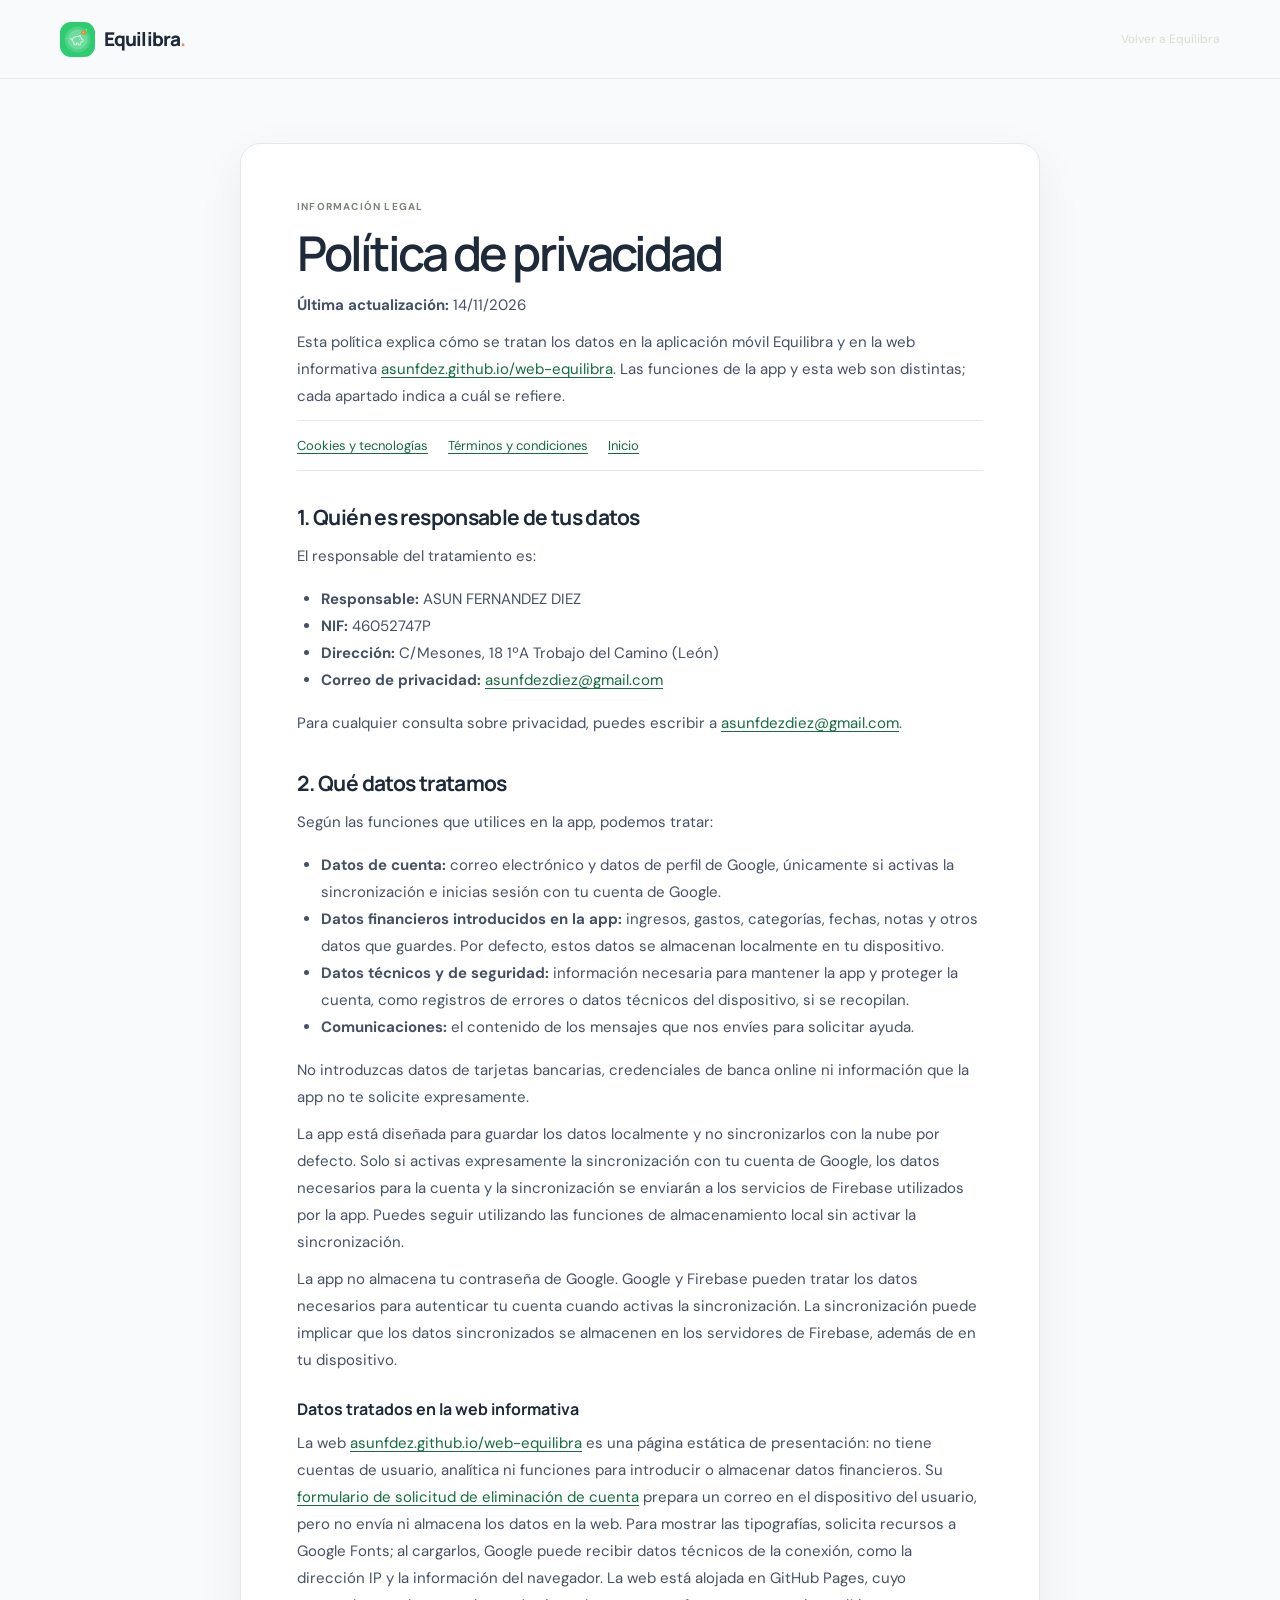
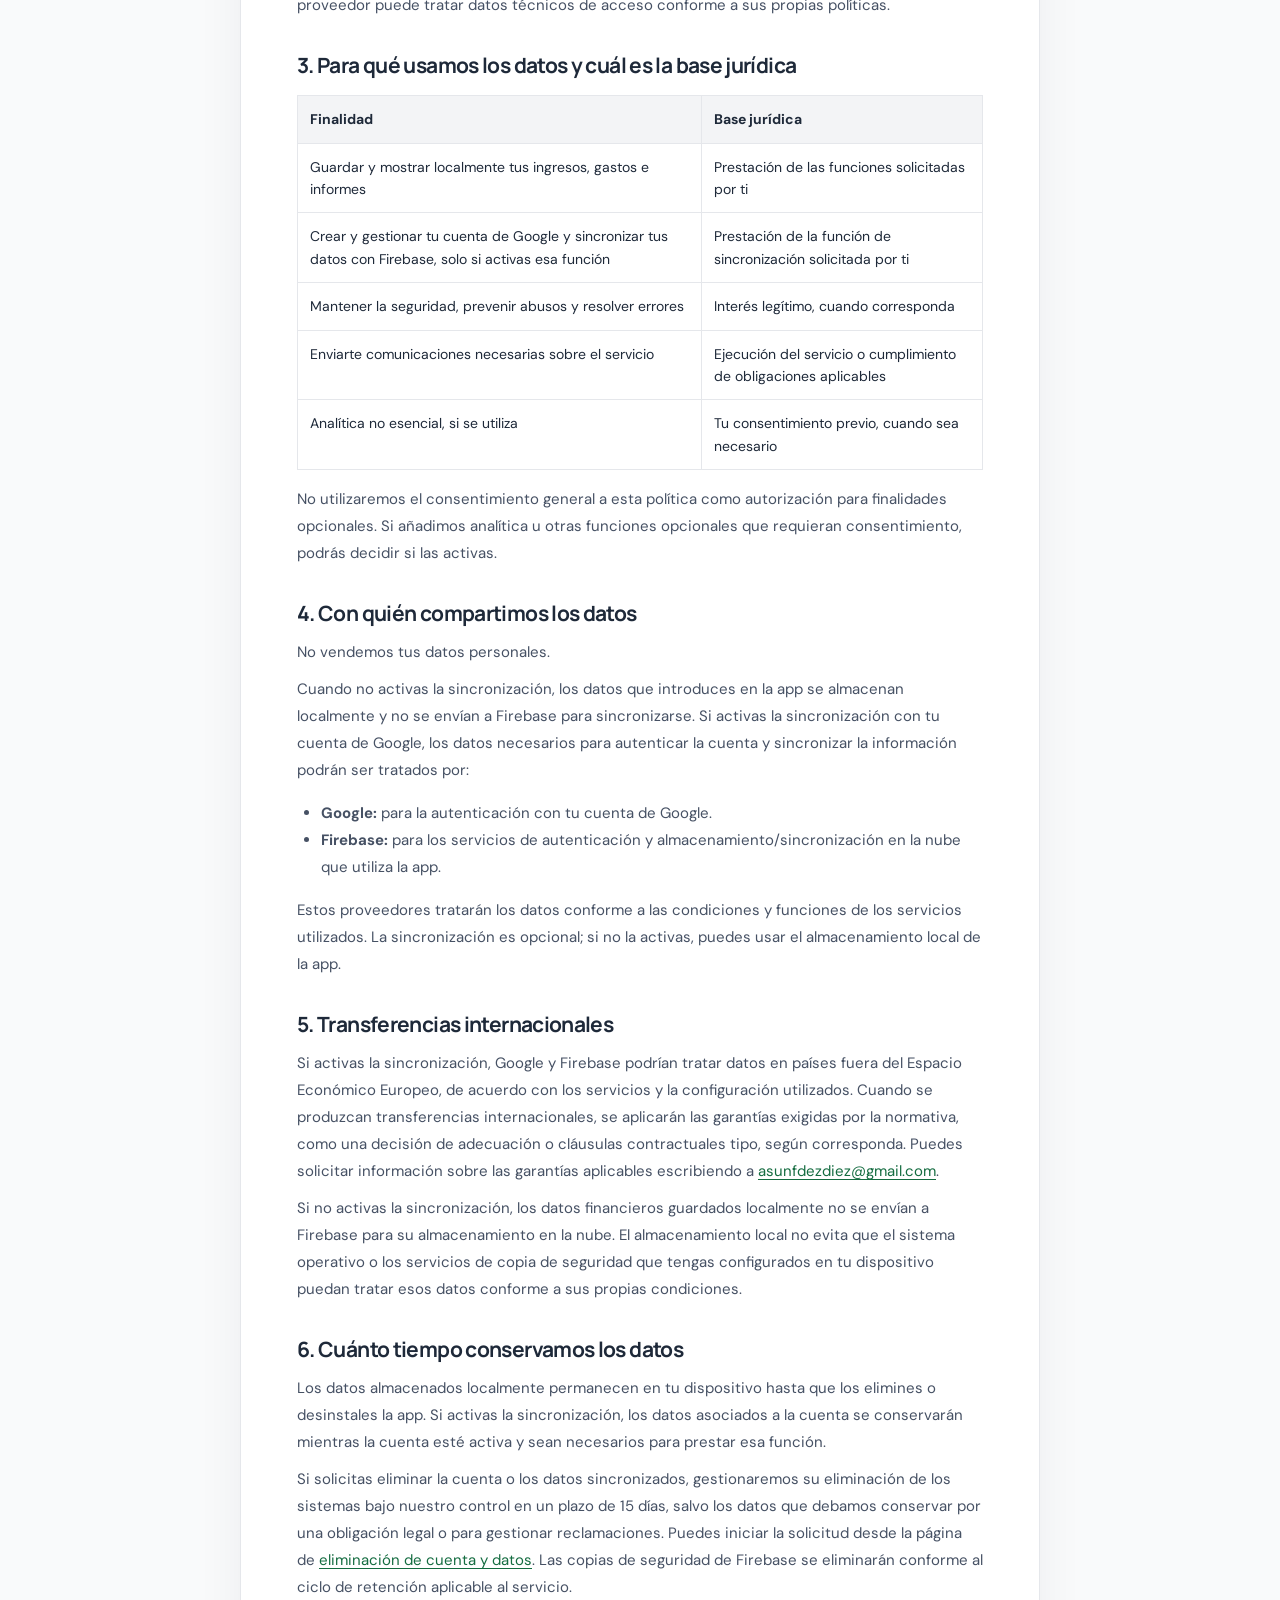
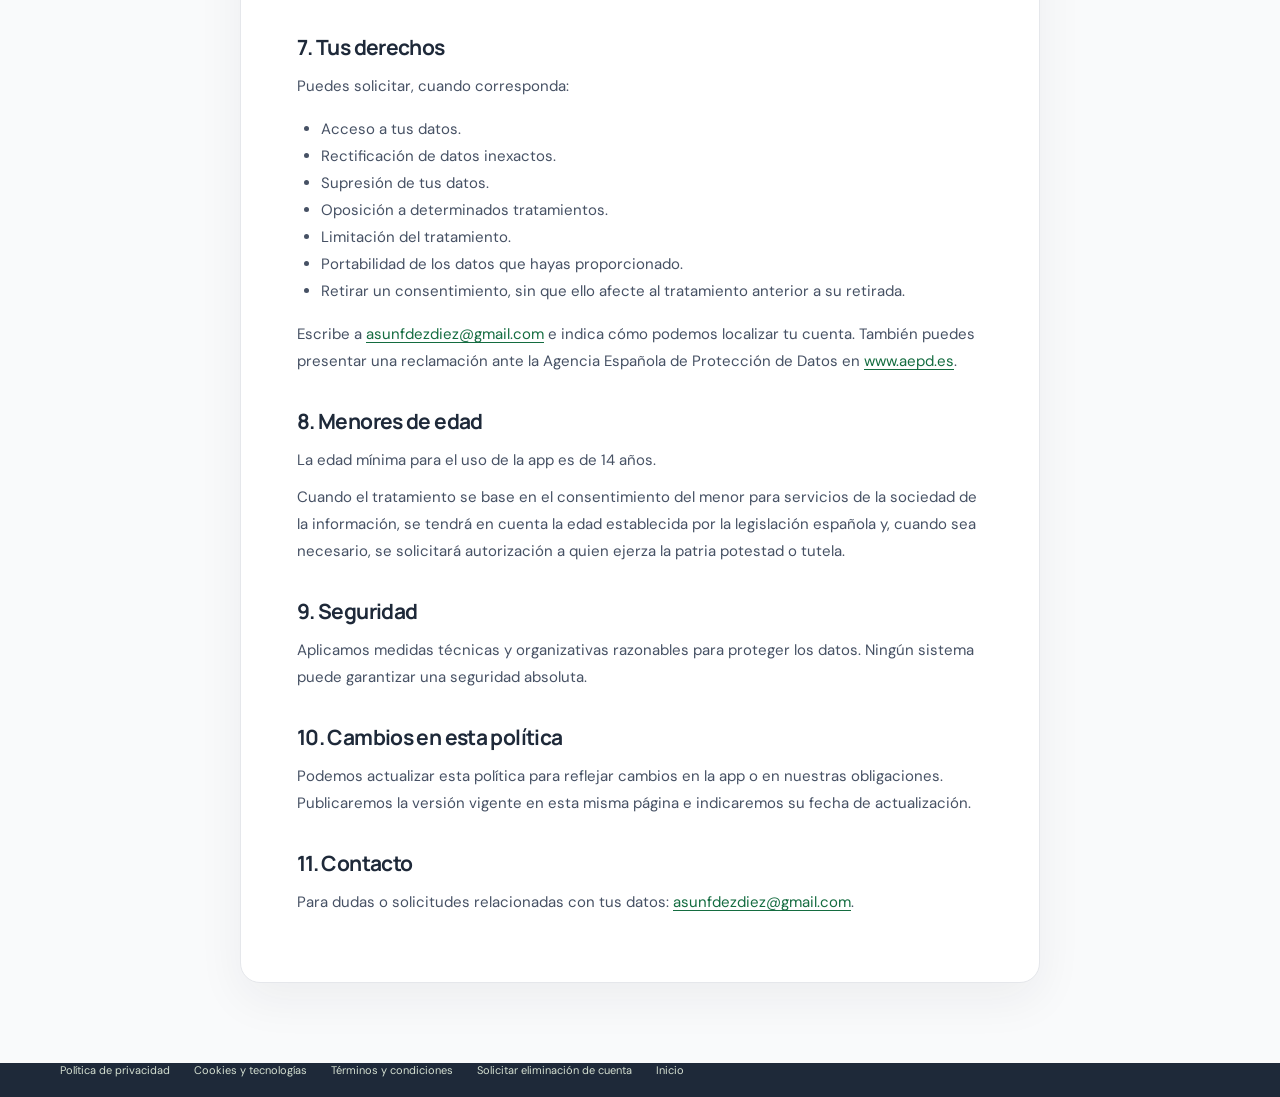
<file: politica-privacidad.html>
<!DOCTYPE html>
<html lang="es">
<head>
  <meta charset="UTF-8">
  <meta name="viewport" content="width=device-width, initial-scale=1.0">
  <meta name="theme-color" content="#f9fafb">
  <meta name="description" content="Información sobre el tratamiento de datos personales en la app Equilibra y en su web informativa.">
  <title>Política de privacidad — Equilibra</title>
  <link rel="icon" type="image/webp" href="assets/equilibra-icon.webp">
  <link rel="preconnect" href="https://fonts.googleapis.com">
  <link rel="preconnect" href="https://fonts.gstatic.com" crossorigin>
  <link href="https://fonts.googleapis.com/css2?family=DM+Sans:wght@400;500;600;700&family=Manrope:wght@400;500;600;700;800&display=swap" rel="stylesheet">
  <link rel="stylesheet" href="style.css">
</head>
<body>
  <a class="skip-link" href="#contenido">Saltar al contenido</a>
  <header class="site-header">
    <nav class="navigation container" aria-label="Navegación principal">
      <a class="brand" href="index.html" aria-label="Equilibra, inicio">
        <span class="brand-mark" aria-hidden="true"><img src="assets/equilibra-icon.webp" alt=""></span>
        <span>Equilibra<span class="brand-dot">.</span></span>
      </a>
      <a class="footer-top" href="index.html">Volver a Equilibra</a>
    </nav>
  </header>
  <main id="contenido" class="policy-page">
    <article class="container policy-content">
      <div class="section-kicker">INFORMACIÓN LEGAL</div>
      <h1>Política de privacidad</h1>
      <p class="policy-updated"><strong>Última actualización:</strong> 14/11/2026</p>
      <p>Esta política explica cómo se tratan los datos en la aplicación móvil Equilibra y en la web informativa <a href="https://asunfdez.github.io/web-equilibra/">asunfdez.github.io/web-equilibra</a>. Las funciones de la app y esta web son distintas; cada apartado indica a cuál se refiere.</p>

      <nav class="policy-nav" aria-label="Otras políticas">
        <a href="cookies.html">Cookies y tecnologías</a>
        <a href="terminos-condiciones.html">Términos y condiciones</a>
        <a href="index.html">Inicio</a>
      </nav>

      <h2>1. Quién es responsable de tus datos</h2>
      <p>El responsable del tratamiento es:</p>
      <ul>
        <li><strong>Responsable:</strong> ASUN FERNANDEZ DIEZ</li>
        <li><strong>NIF:</strong> 46052747P</li>
        <li><strong>Dirección:</strong> C/Mesones, 18 1ºA Trobajo del Camino (León)</li>
        <li><strong>Correo de privacidad:</strong> <a href="mailto:asunfdezdiez@gmail.com">asunfdezdiez@gmail.com</a></li>
      </ul>
      <p>Para cualquier consulta sobre privacidad, puedes escribir a <a href="mailto:asunfdezdiez@gmail.com">asunfdezdiez@gmail.com</a>.</p>

      <h2>2. Qué datos tratamos</h2>
      <p>Según las funciones que utilices en la app, podemos tratar:</p>
      <ul>
        <li><strong>Datos de cuenta:</strong> correo electrónico y datos de perfil de Google, únicamente si activas la sincronización e inicias sesión con tu cuenta de Google.</li>
        <li><strong>Datos financieros introducidos en la app:</strong> ingresos, gastos, categorías, fechas, notas y otros datos que guardes. Por defecto, estos datos se almacenan localmente en tu dispositivo.</li>
        <li><strong>Datos técnicos y de seguridad:</strong> información necesaria para mantener la app y proteger la cuenta, como registros de errores o datos técnicos del dispositivo, si se recopilan.</li>
        <li><strong>Comunicaciones:</strong> el contenido de los mensajes que nos envíes para solicitar ayuda.</li>
      </ul>
      <p>No introduzcas datos de tarjetas bancarias, credenciales de banca online ni información que la app no te solicite expresamente.</p>
      <p>La app está diseñada para guardar los datos localmente y no sincronizarlos con la nube por defecto. Solo si activas expresamente la sincronización con tu cuenta de Google, los datos necesarios para la cuenta y la sincronización se enviarán a los servicios de Firebase utilizados por la app. Puedes seguir utilizando las funciones de almacenamiento local sin activar la sincronización.</p>
      <p>La app no almacena tu contraseña de Google. Google y Firebase pueden tratar los datos necesarios para autenticar tu cuenta cuando activas la sincronización. La sincronización puede implicar que los datos sincronizados se almacenen en los servidores de Firebase, además de en tu dispositivo.</p>
      <h3>Datos tratados en la web informativa</h3>
      <p>La web <a href="https://asunfdez.github.io/web-equilibra/">asunfdez.github.io/web-equilibra</a> es una página estática de presentación: no tiene cuentas de usuario, analítica ni funciones para introducir o almacenar datos financieros. Su <a href="eliminar-cuenta.html">formulario de solicitud de eliminación de cuenta</a> prepara un correo en el dispositivo del usuario, pero no envía ni almacena los datos en la web. Para mostrar las tipografías, solicita recursos a Google Fonts; al cargarlos, Google puede recibir datos técnicos de la conexión, como la dirección IP y la información del navegador. La web está alojada en GitHub Pages, cuyo proveedor puede tratar datos técnicos de acceso conforme a sus propias políticas.</p>

      <h2>3. Para qué usamos los datos y cuál es la base jurídica</h2>
      <table>
        <thead><tr><th>Finalidad</th><th>Base jurídica</th></tr></thead>
        <tbody>
          <tr><td>Guardar y mostrar localmente tus ingresos, gastos e informes</td><td>Prestación de las funciones solicitadas por ti</td></tr>
          <tr><td>Crear y gestionar tu cuenta de Google y sincronizar tus datos con Firebase, solo si activas esa función</td><td>Prestación de la función de sincronización solicitada por ti</td></tr>
          <tr><td>Mantener la seguridad, prevenir abusos y resolver errores</td><td>Interés legítimo, cuando corresponda</td></tr>
          <tr><td>Enviarte comunicaciones necesarias sobre el servicio</td><td>Ejecución del servicio o cumplimiento de obligaciones aplicables</td></tr>
          <tr><td>Analítica no esencial, si se utiliza</td><td>Tu consentimiento previo, cuando sea necesario</td></tr>
        </tbody>
      </table>
      <p>No utilizaremos el consentimiento general a esta política como autorización para finalidades opcionales. Si añadimos analítica u otras funciones opcionales que requieran consentimiento, podrás decidir si las activas.</p>

      <h2>4. Con quién compartimos los datos</h2>
      <p>No vendemos tus datos personales.</p>
      <p>Cuando no activas la sincronización, los datos que introduces en la app se almacenan localmente y no se envían a Firebase para sincronizarse. Si activas la sincronización con tu cuenta de Google, los datos necesarios para autenticar la cuenta y sincronizar la información podrán ser tratados por:</p>
      <ul>
        <li><strong>Google:</strong> para la autenticación con tu cuenta de Google.</li>
        <li><strong>Firebase:</strong> para los servicios de autenticación y almacenamiento/sincronización en la nube que utiliza la app.</li>
      </ul>
      <p>Estos proveedores tratarán los datos conforme a las condiciones y funciones de los servicios utilizados. La sincronización es opcional; si no la activas, puedes usar el almacenamiento local de la app.</p>

      <h2>5. Transferencias internacionales</h2>
      <p>Si activas la sincronización, Google y Firebase podrían tratar datos en países fuera del Espacio Económico Europeo, de acuerdo con los servicios y la configuración utilizados. Cuando se produzcan transferencias internacionales, se aplicarán las garantías exigidas por la normativa, como una decisión de adecuación o cláusulas contractuales tipo, según corresponda. Puedes solicitar información sobre las garantías aplicables escribiendo a <a href="mailto:asunfdezdiez@gmail.com">asunfdezdiez@gmail.com</a>.</p>
      <p>Si no activas la sincronización, los datos financieros guardados localmente no se envían a Firebase para su almacenamiento en la nube. El almacenamiento local no evita que el sistema operativo o los servicios de copia de seguridad que tengas configurados en tu dispositivo puedan tratar esos datos conforme a sus propias condiciones.</p>

      <h2>6. Cuánto tiempo conservamos los datos</h2>
      <p>Los datos almacenados localmente permanecen en tu dispositivo hasta que los elimines o desinstales la app. Si activas la sincronización, los datos asociados a la cuenta se conservarán mientras la cuenta esté activa y sean necesarios para prestar esa función.</p>
      <p>Si solicitas eliminar la cuenta o los datos sincronizados, gestionaremos su eliminación de los sistemas bajo nuestro control en un plazo de 15 días, salvo los datos que debamos conservar por una obligación legal o para gestionar reclamaciones. Puedes iniciar la solicitud desde la página de <a href="eliminar-cuenta.html">eliminación de cuenta y datos</a>. Las copias de seguridad de Firebase se eliminarán conforme al ciclo de retención aplicable al servicio.</p>

      <h2>7. Tus derechos</h2>
      <p>Puedes solicitar, cuando corresponda:</p>
      <ul>
        <li>Acceso a tus datos.</li>
        <li>Rectificación de datos inexactos.</li>
        <li>Supresión de tus datos.</li>
        <li>Oposición a determinados tratamientos.</li>
        <li>Limitación del tratamiento.</li>
        <li>Portabilidad de los datos que hayas proporcionado.</li>
        <li>Retirar un consentimiento, sin que ello afecte al tratamiento anterior a su retirada.</li>
      </ul>
      <p>Escribe a <a href="mailto:asunfdezdiez@gmail.com">asunfdezdiez@gmail.com</a> e indica cómo podemos localizar tu cuenta. También puedes presentar una reclamación ante la Agencia Española de Protección de Datos en <a href="https://www.aepd.es/">www.aepd.es</a>.</p>

      <h2>8. Menores de edad</h2>
      <p>La edad mínima para el uso de la app es de 14 años.</p>
      <p>Cuando el tratamiento se base en el consentimiento del menor para servicios de la sociedad de la información, se tendrá en cuenta la edad establecida por la legislación española y, cuando sea necesario, se solicitará autorización a quien ejerza la patria potestad o tutela.</p>

      <h2>9. Seguridad</h2>
      <p>Aplicamos medidas técnicas y organizativas razonables para proteger los datos. Ningún sistema puede garantizar una seguridad absoluta.</p>

      <h2>10. Cambios en esta política</h2>
      <p>Podemos actualizar esta política para reflejar cambios en la app o en nuestras obligaciones. Publicaremos la versión vigente en esta misma página e indicaremos su fecha de actualización.</p>

      <h2>11. Contacto</h2>
      <p>Para dudas o solicitudes relacionadas con tus datos: <a href="mailto:asunfdezdiez@gmail.com">asunfdezdiez@gmail.com</a>.</p>
    </article>
  </main>
  <footer class="site-footer">
    <nav class="container footer-policies" aria-label="Información legal">
      <a href="politica-privacidad.html">Política de privacidad</a>
      <a href="cookies.html">Cookies y tecnologías</a>
      <a href="terminos-condiciones.html">Términos y condiciones</a>
      <a href="eliminar-cuenta.html">Solicitar eliminación de cuenta</a>
      <a href="index.html">Inicio</a>
    </nav>
  </footer>
</body>
</html>
</file>
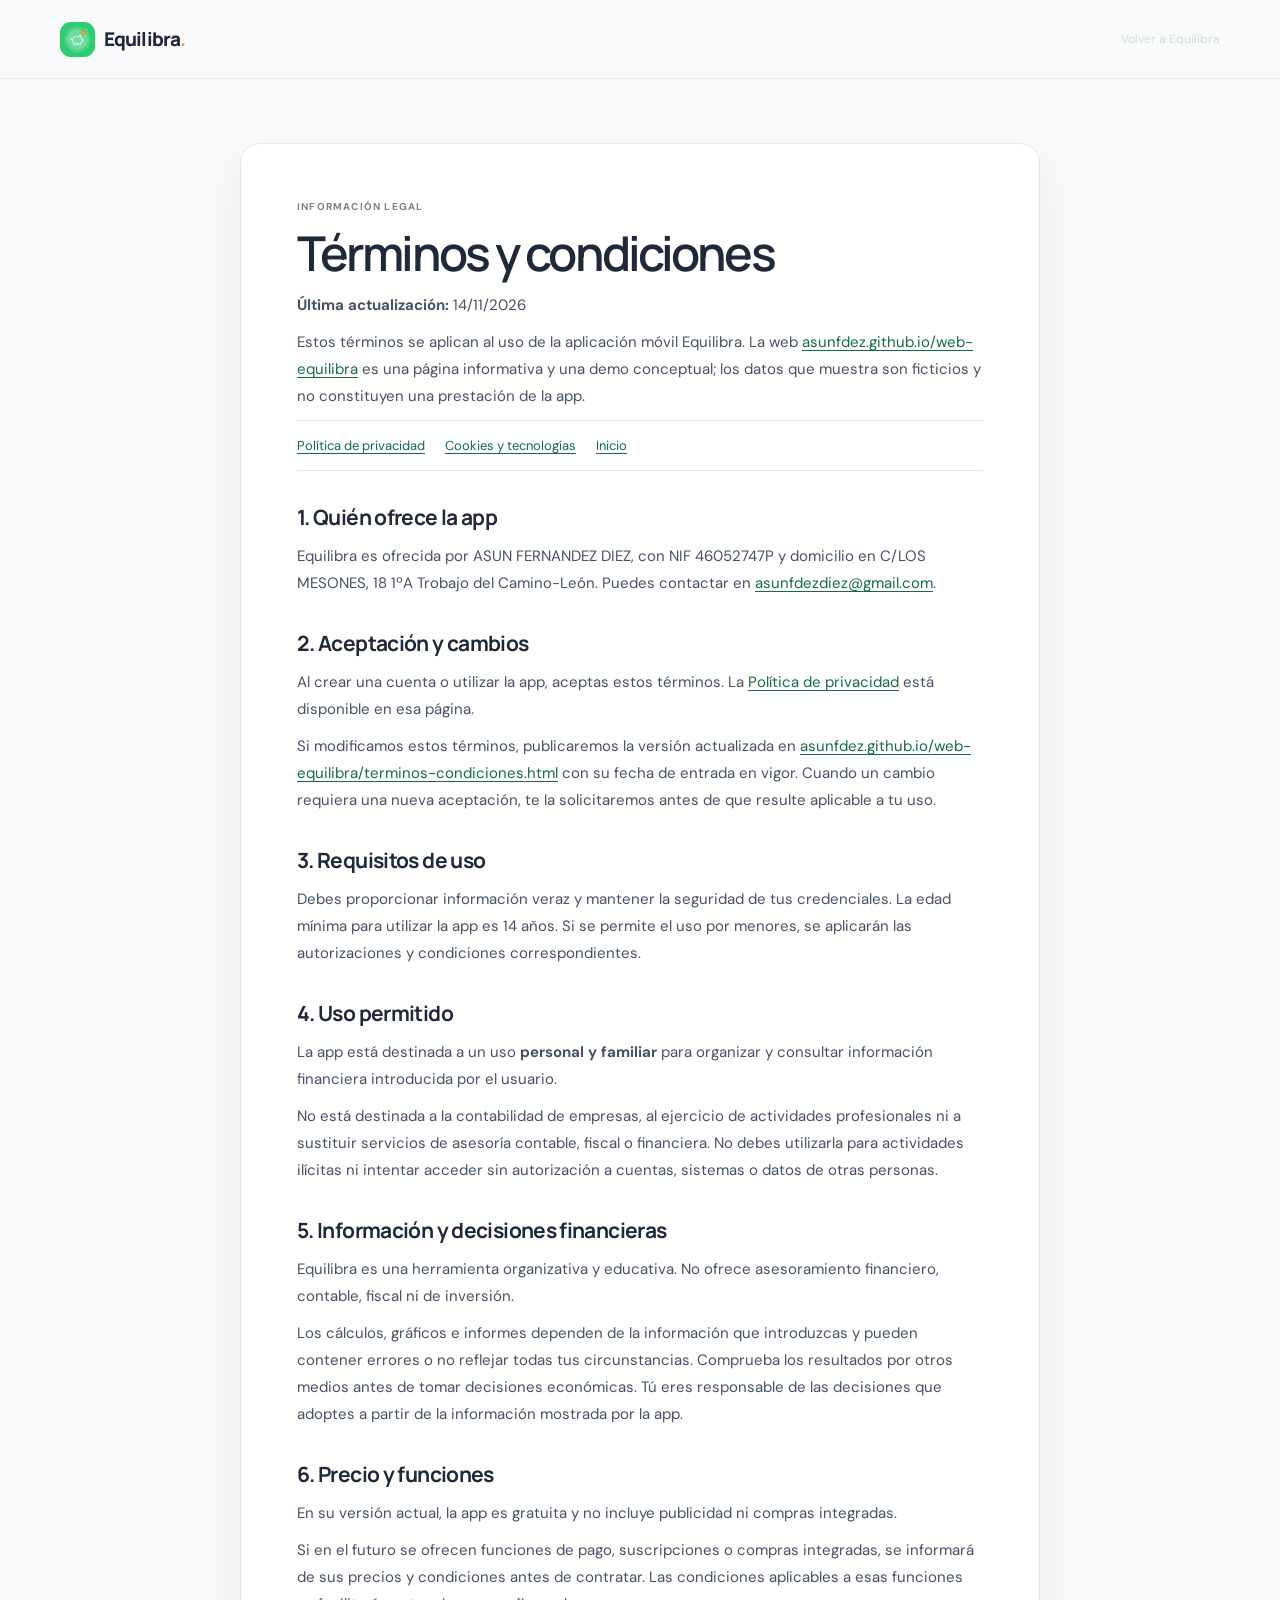
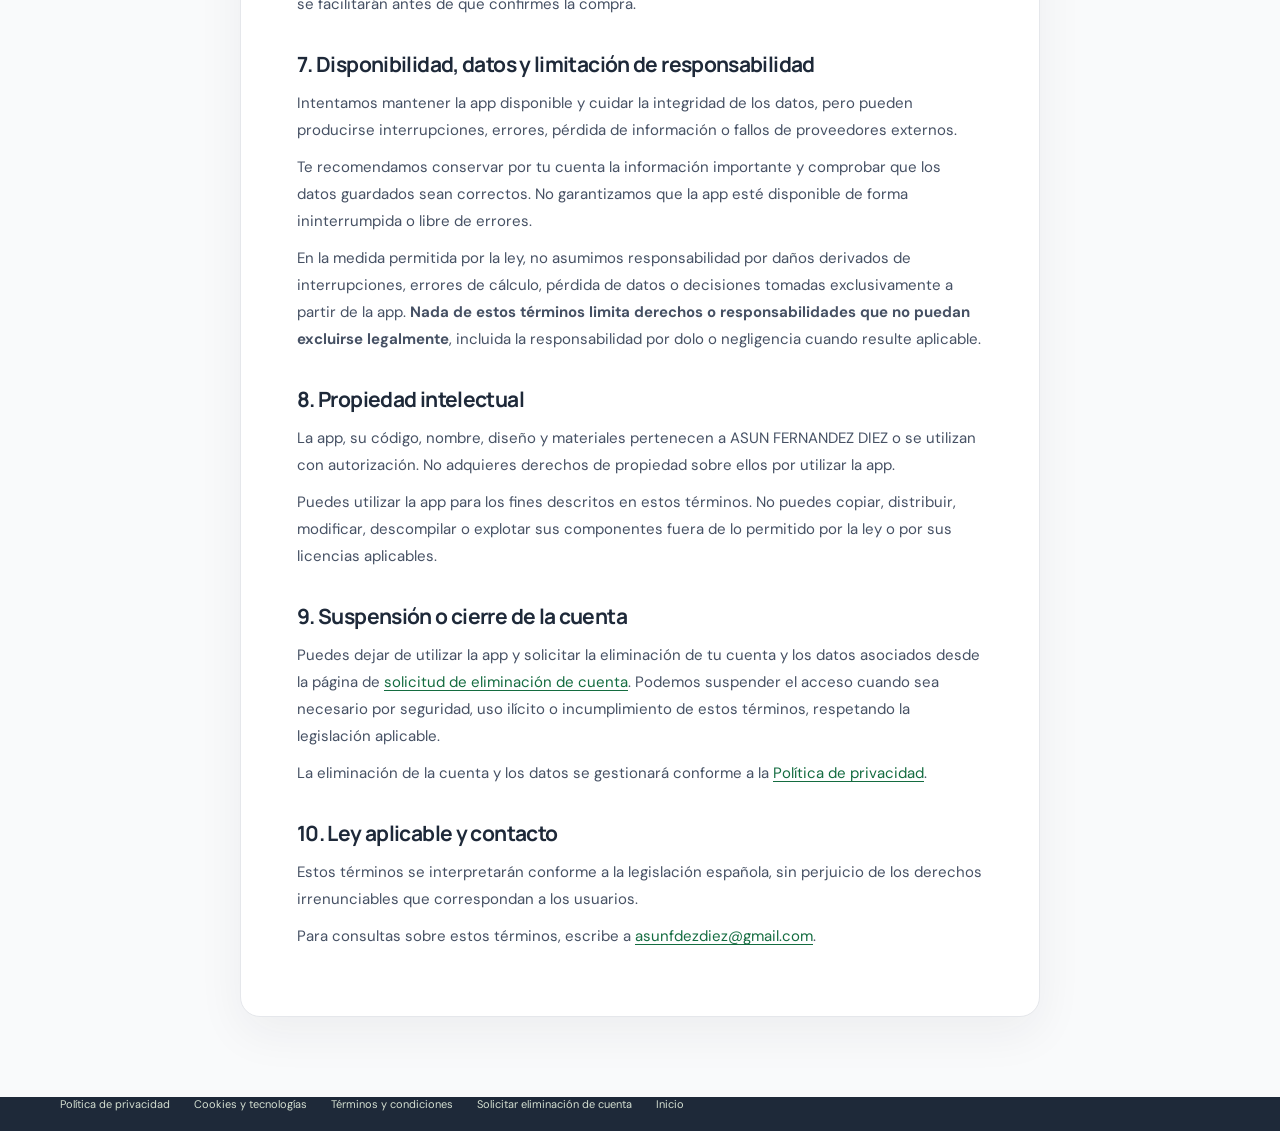
<file: terminos-condiciones.html>
<!DOCTYPE html>
<html lang="es">
<head>
  <meta charset="UTF-8">
  <meta name="viewport" content="width=device-width, initial-scale=1.0">
  <meta name="theme-color" content="#f9fafb">
  <meta name="description" content="Términos y condiciones de uso de la aplicación móvil Equilibra.">
  <title>Términos y condiciones — Equilibra</title>
  <link rel="icon" type="image/webp" href="assets/equilibra-icon.webp">
  <link rel="preconnect" href="https://fonts.googleapis.com">
  <link rel="preconnect" href="https://fonts.gstatic.com" crossorigin>
  <link href="https://fonts.googleapis.com/css2?family=DM+Sans:wght@400;500;600;700&family=Manrope:wght@400;500;600;700;800&display=swap" rel="stylesheet">
  <link rel="stylesheet" href="style.css">
</head>
<body>
  <a class="skip-link" href="#contenido">Saltar al contenido</a>
  <header class="site-header">
    <nav class="navigation container" aria-label="Navegación principal">
      <a class="brand" href="index.html" aria-label="Equilibra, inicio">
        <span class="brand-mark" aria-hidden="true"><img src="assets/equilibra-icon.webp" alt=""></span>
        <span>Equilibra<span class="brand-dot">.</span></span>
      </a>
      <a class="footer-top" href="index.html">Volver a Equilibra</a>
    </nav>
  </header>
  <main id="contenido" class="policy-page">
    <article class="container policy-content">
      <div class="section-kicker">INFORMACIÓN LEGAL</div>
      <h1>Términos y condiciones</h1>
      <p class="policy-updated"><strong>Última actualización:</strong> 14/11/2026</p>
      <p>Estos términos se aplican al uso de la aplicación móvil Equilibra. La web <a href="https://asunfdez.github.io/web-equilibra/">asunfdez.github.io/web-equilibra</a> es una página informativa y una demo conceptual; los datos que muestra son ficticios y no constituyen una prestación de la app.</p>
      <nav class="policy-nav" aria-label="Otras políticas">
        <a href="politica-privacidad.html">Política de privacidad</a>
        <a href="cookies.html">Cookies y tecnologías</a>
        <a href="index.html">Inicio</a>
      </nav>

      <h2>1. Quién ofrece la app</h2>
      <p>Equilibra es ofrecida por ASUN FERNANDEZ DIEZ, con NIF 46052747P y domicilio en C/LOS MESONES, 18 1ºA Trobajo del Camino-León. Puedes contactar en <a href="mailto:asunfdezdiez@gmail.com">asunfdezdiez@gmail.com</a>.</p>

      <h2>2. Aceptación y cambios</h2>
      <p>Al crear una cuenta o utilizar la app, aceptas estos términos. La <a href="https://asunfdez.github.io/web-equilibra/politica-privacidad.html">Política de privacidad</a> está disponible en esa página.</p>
      <p>Si modificamos estos términos, publicaremos la versión actualizada en <a href="https://asunfdez.github.io/web-equilibra/terminos-condiciones.html">asunfdez.github.io/web-equilibra/terminos-condiciones.html</a> con su fecha de entrada en vigor. Cuando un cambio requiera una nueva aceptación, te la solicitaremos antes de que resulte aplicable a tu uso.</p>

      <h2>3. Requisitos de uso</h2>
      <p>Debes proporcionar información veraz y mantener la seguridad de tus credenciales. La edad mínima para utilizar la app es 14 años. Si se permite el uso por menores, se aplicarán las autorizaciones y condiciones correspondientes.</p>

      <h2>4. Uso permitido</h2>
      <p>La app está destinada a un uso <strong>personal y familiar</strong> para organizar y consultar información financiera introducida por el usuario.</p>
      <p>No está destinada a la contabilidad de empresas, al ejercicio de actividades profesionales ni a sustituir servicios de asesoría contable, fiscal o financiera. No debes utilizarla para actividades ilícitas ni intentar acceder sin autorización a cuentas, sistemas o datos de otras personas.</p>

      <h2>5. Información y decisiones financieras</h2>
      <p>Equilibra es una herramienta organizativa y educativa. No ofrece asesoramiento financiero, contable, fiscal ni de inversión.</p>
      <p>Los cálculos, gráficos e informes dependen de la información que introduzcas y pueden contener errores o no reflejar todas tus circunstancias. Comprueba los resultados por otros medios antes de tomar decisiones económicas. Tú eres responsable de las decisiones que adoptes a partir de la información mostrada por la app.</p>

      <h2>6. Precio y funciones</h2>
      <p>En su versión actual, la app es gratuita y no incluye publicidad ni compras integradas.</p>
      <p>Si en el futuro se ofrecen funciones de pago, suscripciones o compras integradas, se informará de sus precios y condiciones antes de contratar. Las condiciones aplicables a esas funciones se facilitarán antes de que confirmes la compra.</p>

      <h2>7. Disponibilidad, datos y limitación de responsabilidad</h2>
      <p>Intentamos mantener la app disponible y cuidar la integridad de los datos, pero pueden producirse interrupciones, errores, pérdida de información o fallos de proveedores externos.</p>
      <p>Te recomendamos conservar por tu cuenta la información importante y comprobar que los datos guardados sean correctos. No garantizamos que la app esté disponible de forma ininterrumpida o libre de errores.</p>
      <p>En la medida permitida por la ley, no asumimos responsabilidad por daños derivados de interrupciones, errores de cálculo, pérdida de datos o decisiones tomadas exclusivamente a partir de la app. <strong>Nada de estos términos limita derechos o responsabilidades que no puedan excluirse legalmente</strong>, incluida la responsabilidad por dolo o negligencia cuando resulte aplicable.</p>

      <h2>8. Propiedad intelectual</h2>
      <p>La app, su código, nombre, diseño y materiales pertenecen a ASUN FERNANDEZ DIEZ o se utilizan con autorización. No adquieres derechos de propiedad sobre ellos por utilizar la app.</p>
      <p>Puedes utilizar la app para los fines descritos en estos términos. No puedes copiar, distribuir, modificar, descompilar o explotar sus componentes fuera de lo permitido por la ley o por sus licencias aplicables.</p>

      <h2>9. Suspensión o cierre de la cuenta</h2>
      <p>Puedes dejar de utilizar la app y solicitar la eliminación de tu cuenta y los datos asociados desde la página de <a href="eliminar-cuenta.html">solicitud de eliminación de cuenta</a>. Podemos suspender el acceso cuando sea necesario por seguridad, uso ilícito o incumplimiento de estos términos, respetando la legislación aplicable.</p>
      <p>La eliminación de la cuenta y los datos se gestionará conforme a la <a href="politica-privacidad.html">Política de privacidad</a>.</p>

      <h2>10. Ley aplicable y contacto</h2>
      <p>Estos términos se interpretarán conforme a la legislación española, sin perjuicio de los derechos irrenunciables que correspondan a los usuarios.</p>
      <p>Para consultas sobre estos términos, escribe a <a href="mailto:asunfdezdiez@gmail.com">asunfdezdiez@gmail.com</a>.</p>
    </article>
  </main>
  <footer class="site-footer">
    <nav class="container footer-policies" aria-label="Información legal">
      <a href="politica-privacidad.html">Política de privacidad</a>
      <a href="cookies.html">Cookies y tecnologías</a>
      <a href="terminos-condiciones.html">Términos y condiciones</a>
      <a href="eliminar-cuenta.html">Solicitar eliminación de cuenta</a>
      <a href="index.html">Inicio</a>
    </nav>
  </footer>
</body>
</html>
</file>
<file: style.css>
:root {
  color-scheme: light;
  --ink: #1e2939;
  --muted: #6a7282;
  --green: #16804a;
  --green-dark: #146c40;
  --green-light: #d5f4e6;
  --blue: #3498db;
  --blue-light: #d6eaf8;
  --orange: #e67e22;
  --paper: #f9fafb;
  --cream: #f3f4f6;
  --line: rgba(54, 65, 83, .14);
  --sans: "DM Sans", sans-serif;
  --display: "Manrope", sans-serif;
}

* { box-sizing: border-box; }
html { scroll-behavior: smooth; scroll-padding-top: 90px; }
body { margin: 0; background: var(--paper); color: var(--ink); font-family: var(--sans); -webkit-font-smoothing: antialiased; }
a { color: inherit; text-decoration: none; }
button { font: inherit; }
.container { width: min(1160px, calc(100% - 64px)); margin-inline: auto; }
.section { position: relative; overflow: hidden; }
.site-header { position: sticky; z-index: 20; top: 0; background: rgba(246, 247, 241, .88); backdrop-filter: blur(16px); border-bottom: 1px solid rgba(31, 57, 41, .07); }
.navigation { min-height: 78px; display: flex; align-items: center; justify-content: space-between; gap: 30px; }
.brand { display: inline-flex; align-items: center; gap: 9px; font-family: var(--display); font-size: 19px; font-weight: 800; letter-spacing: -.9px; }
.brand-mark { width: 35px; height: 35px; display: grid; place-items: center; border-radius: 12px; color: white; background: var(--green); }
.brand-mark svg { width: 27px; height: 27px; }
.brand-dot { color: #e99361; }
.nav-links { display: flex; align-items: center; gap: clamp(20px, 3.2vw, 46px); margin-left: auto; margin-right: 20px; }
.nav-links a, .footer-top { font-size: 12px; color: #566158; transition: color .2s ease; }
.nav-links a:hover, .footer-top:hover { color: var(--green); }
.button { min-height: 52px; display: inline-flex; align-items: center; justify-content: center; gap: 17px; padding: 0 22px; border: 0; border-radius: 5px; font-size: 12px; font-weight: 700; transition: transform .2s ease, background .2s ease, box-shadow .2s ease; }
.button:hover { transform: translateY(-2px); box-shadow: 0 9px 22px rgba(32, 63, 43, .14); }
.button-small { min-height: 42px; padding-inline: 16px; }
.button-dark { color: #fff; background: var(--green-dark); }
.button-green { color: #fff; background: var(--green); }
.button-green:hover { background: #245c39; }
.menu-toggle { display: none; }

.hero { min-height: 700px; padding-top: 66px; background: #f6f7f1; }
.hero-wash { position: absolute; width: 670px; height: 670px; right: -120px; top: 0; border-radius: 50%; background: radial-gradient(circle, rgba(220, 235, 216, .76), rgba(220, 235, 216, 0) 69%); pointer-events: none; }
.hero-layout { position: relative; z-index: 1; display: grid; grid-template-columns: 1.02fr .98fr; align-items: center; min-height: 510px; }
.hero-copy { position: relative; z-index: 2; padding-bottom: 22px; }
.eyebrow { display: flex; align-items: center; gap: 9px; color: #637368; font-size: 10px; font-weight: 600; letter-spacing: .03em; }
.eyebrow-dot, .demo-live-dot { width: 7px; height: 7px; border-radius: 50%; background: #73a773; box-shadow: 0 0 0 4px rgba(115, 167, 115, .12); }
h1, h2, h3, p { margin-top: 0; }
h1, h2, h3 { font-family: var(--display); }
h1 { margin: 23px 0 17px; font-size: clamp(60px, 7.1vw, 92px); font-weight: 600; letter-spacing: -.085em; line-height: .99; }
.serif-accent { color: var(--green); font-family: Georgia, "Times New Roman", serif; font-weight: 400; font-style: italic; letter-spacing: -.055em; }
.hero-intro { max-width: 425px; margin-bottom: 28px; color: #68746b; font-size: 14px; line-height: 1.9; }
.hero-actions { display: flex; align-items: center; gap: 24px; flex-wrap: wrap; }
.text-link { display: inline-flex; align-items: center; gap: 9px; color: #536157; font-size: 11px; font-weight: 600; }
.play-icon { display: grid; width: 27px; height: 27px; place-items: center; border: 1px solid var(--line); border-radius: 50%; font-size: 13px; }
.hero-note { display: flex; align-items: center; gap: 10px; margin-top: 37px; color: #7e887f; font-size: 10px; }
.note-avatars { display: flex; }
.note-avatars i { width: 22px; height: 22px; display: grid; place-items: center; margin-left: -5px; border: 2px solid var(--paper); border-radius: 50%; background: #dce8d8; color: var(--green); font-size: 9px; font-style: normal; }
.note-avatars i:first-child { margin-left: 0; background: #e7dcc9; }
.note-avatars i:last-child { background: #e9d8d1; }

.hero-art { position: relative; min-height: 540px; display: flex; align-items: center; justify-content: center; }
.phone { position: relative; z-index: 1; width: 284px; height: 535px; padding: 7px; border: 1px solid #d5dad1; border-radius: 35px; background: #fff; box-shadow: 0 30px 70px rgba(36, 61, 43, .16), 0 4px 12px rgba(36, 61, 43, .06); transform: rotate(2deg); }
.phone-notch { position: absolute; z-index: 2; width: 83px; height: 19px; left: 50%; top: 7px; border-radius: 0 0 13px 13px; background: #fff; transform: translateX(-50%); }
.phone-screen { position: relative; height: 100%; overflow: hidden; padding: 27px 15px 0; border-radius: 29px; background: #fafbf8; }
.app-topbar { display: flex; align-items: center; justify-content: space-between; margin-bottom: 13px; }
.app-greeting { font-family: var(--display); font-size: 11px; font-weight: 800; }
.app-greeting span { color: #e6a650; }
.app-avatar { width: 24px; height: 24px; display: grid; place-items: center; border-radius: 50%; color: #fff; background: #82a27c; font-size: 10px; }
.app-date { color: #929991; font-size: 7px; font-weight: 700; letter-spacing: .12em; }
.balance-card { margin-top: 10px; padding: 13px 12px 9px; border-radius: 11px; color: white; background: #254c36; }
.balance-label { display: flex; justify-content: space-between; color: #d7e5d7; font-size: 8px; }
.balance-amount { margin-top: 7px; font-family: var(--display); font-size: 25px; font-weight: 700; letter-spacing: -.06em; }
.balance-amount small { font-size: 14px; }
.balance-trend { margin-top: 4px; color: #ccd9ca; font-size: 7px; }
.balance-trend span { margin-right: 4px; color: #b7e29f; font-weight: 700; }
.chart { position: relative; height: 97px; margin-top: 13px; }
.chart-grid { position: absolute; inset: 5px 0 18px; background: repeating-linear-gradient(to bottom, transparent 0, transparent 21px, rgba(255,255,255,.1) 22px); }
.chart svg { position: relative; width: 100%; height: 75px; overflow: visible; }
.chart-labels { display: flex; justify-content: space-between; color: #b8c8b7; font-size: 6px; }
.app-section-title { display: flex; align-items: center; justify-content: space-between; margin: 15px 0 9px; }
.app-section-title strong { font-family: var(--display); font-size: 9px; }
.app-section-title a, .all-link { color: #6c9072; font-size: 7px; }
.app-section-title a span { font-size: 9px; }
.mini-stats { display: grid; grid-template-columns: 1fr 1fr; gap: 8px; }
.mini-stat { display: flex; align-items: center; gap: 7px; padding: 8px 7px; border: 1px solid #edf0e9; border-radius: 8px; background: #fff; }
.stat-icon { width: 23px; height: 23px; display: grid; place-items: center; border-radius: 7px; font-size: 12px; }
.expense-icon { color: #bf765d; background: #f7e9e1; }
.saving-icon { color: #4a8958; background: #e4f0e2; }
.mini-stat small, .mini-stat strong { display: block; }
.mini-stat small { margin-bottom: 3px; color: #889188; font-size: 6px; }
.mini-stat strong { font-size: 8px; }
.transactions-title { margin-top: 15px; }
.transaction { display: flex; align-items: center; gap: 8px; padding: 7px 0; border-bottom: 1px solid #eef0ea; }
.transaction-icon { width: 27px; height: 27px; display: grid; place-items: center; border-radius: 8px; font-size: 12px; }
.food-icon { background: #f6ecda; }
.home-icon { background: #e1ece0; }
.transaction-name { flex: 1; }
.transaction-name strong, .transaction-name small { display: block; }
.transaction-name strong { font-size: 7px; }
.transaction-name small { margin-top: 3px; color: #919991; font-size: 6px; }
.transaction-amount { font-size: 7px; }
.app-nav { position: absolute; right: 0; bottom: 0; left: 0; display: flex; justify-content: space-around; padding: 10px 5px 8px; border-top: 1px solid #eff0ec; background: rgba(255,255,255,.97); }
.app-nav span { display: grid; justify-items: center; gap: 3px; color: #9aa39b; font-size: 12px; }
.app-nav span.active { color: var(--green); }
.app-nav small { font-size: 6px; }
.float-note { position: absolute; z-index: 2; display: flex; align-items: center; gap: 10px; padding: 12px 15px; border: 1px solid rgba(51, 79, 56, .08); border-radius: 9px; background: #fff; box-shadow: 0 12px 35px rgba(36, 61, 43, .1); }
.float-note strong, .float-note small { display: block; }
.float-note strong { margin-bottom: 4px; font-family: var(--display); font-size: 9px; }
.float-note small { color: #858e85; font-size: 8px; }
.float-icon, .flower-icon { width: 27px; height: 27px; display: grid; place-items: center; border-radius: 8px; color: #5a9560; background: #e8f2e4; }
.flower-icon { color: #bc855c; background: #f5eadc; font-size: 16px; }
.note-top { top: 75px; right: -11px; }
.note-bottom { bottom: 70px; left: -48px; }
.art-sparkle { position: absolute; color: #82a17c; }
.sparkle-one { top: 34px; right: 48px; font-size: 28px; }
.sparkle-two { bottom: 45px; right: 43px; color: #e1a56f; font-size: 19px; }
.hero-bottom { position: relative; z-index: 1; display: flex; align-items: center; justify-content: space-between; min-height: 86px; border-top: 1px solid var(--line); }
.hero-bottom > span { color: #8b938a; font-size: 8px; font-weight: 700; letter-spacing: .13em; }
.hero-values { display: flex; gap: clamp(22px, 4vw, 55px); color: #536157; font-family: var(--display); font-size: 12px; font-weight: 600; }
.hero-values i { padding-left: 6px; color: #84aa7b; font-size: 9px; font-style: normal; }

.philosophy { padding: 115px 0 120px; background: #ebeede; }
.philosophy-layout { position: relative; display: grid; grid-template-columns: .55fr 1.7fr .5fr; gap: 25px; align-items: start; }
.section-kicker { color: #788476; font-size: 9px; font-weight: 700; letter-spacing: .12em; }
.philosophy-content h2, .section-heading h2, .demo-copy h2, .wellbeing-copy h2, .closing h2 { margin: 0; font-size: clamp(35px, 4.4vw, 54px); font-weight: 600; letter-spacing: -.07em; line-height: 1.18; }
.philosophy-content p { max-width: 570px; margin: 24px 0 22px; color: #687368; font-size: 13px; line-height: 1.9; }
.arrow-link { display: inline-flex; gap: 12px; color: var(--green); font-size: 11px; font-weight: 700; }
.philosophy-stamp { width: 100px; height: 100px; display: flex; flex-direction: column; align-items: center; justify-content: center; margin: 18px auto 0; border: 1px solid #aebba8; border-radius: 50%; color: #71856f; transform: rotate(11deg); }
.philosophy-stamp span { font-size: 6px; font-weight: 700; letter-spacing: .16em; }
.philosophy-stamp strong { margin: 0; color: #66865f; font-family: Georgia, serif; font-size: 39px; font-weight: 400; line-height: 1; }

.features { padding: 118px 0 126px; background: #f8f8f3; }
.section-heading { display: flex; align-items: end; justify-content: space-between; gap: 50px; margin-bottom: 43px; }
.section-heading h2 { margin-top: 17px; }
.section-heading > p { max-width: 300px; margin-bottom: 7px; color: #727a71; font-size: 12px; line-height: 1.85; }
.feature-grid { display: grid; grid-template-columns: 1fr 1fr; gap: 16px; }
.feature-card { position: relative; min-height: 268px; overflow: hidden; padding: 29px 30px; border: 1px solid rgba(45, 70, 50, .09); border-radius: 8px; background: #f0f3e8; }
.feature-card-large { display: grid; grid-template-columns: 1fr .95fr; align-items: center; min-height: 306px; }
.feature-number { color: #83917e; font-size: 8px; font-weight: 700; letter-spacing: .13em; }
.feature-copy h3 { max-width: 225px; margin: 17px 0 9px; font-size: 23px; font-weight: 600; letter-spacing: -.06em; line-height: 1.2; }
.feature-copy p { max-width: 245px; margin-bottom: 0; color: #758074; font-size: 11px; line-height: 1.75; }
.feature-arrow { display: grid; width: 29px; height: 29px; place-items: center; margin-top: 19px; border: 1px solid #bfcebb; border-radius: 50%; color: var(--green); font-size: 13px; transition: background .2s ease, color .2s ease; }
.feature-arrow:hover { color: white; background: var(--green); }
.donut-wrap { display: flex; flex-direction: column; align-items: center; gap: 19px; }
.donut { width: 125px; aspect-ratio: 1; display: grid; place-items: center; border-radius: 50%; background: conic-gradient(#63936a 0 42%, #efc779 42% 73%, #91b6bd 73% 100%); transform: rotate(-90deg); }
.donut::before { content: ""; grid-area: 1 / 1; width: 78%; aspect-ratio: 1; border-radius: 50%; background: #f0f3e8; }
.donut > div { z-index: 1; grid-area: 1 / 1; display: grid; justify-items: center; transform: rotate(90deg); }
.donut strong { font-family: var(--display); font-size: 17px; letter-spacing: -.06em; }
.donut small { margin-top: 2px; color: #818a7d; font-size: 8px; }
.donut-legend { display: grid; grid-template-columns: 1fr 1fr; gap: 7px 14px; width: 100%; font-size: 8px; color: #69756a; }
.donut-legend span { display: flex; align-items: center; gap: 4px; }
.donut-legend b { margin-left: auto; color: #435448; font-size: 8px; }
.legend-dot { display: inline-block; flex: 0 0 auto; width: 7px; height: 7px; border-radius: 50%; }
.legend-dot.green { background: #63936a; }
.legend-dot.yellow { background: #efc779; }
.legend-dot.blue { background: #91b6bd; }
.legend-dot.coral { background: #d88d70; }
.card-orbit { position: absolute; width: 120px; height: 120px; right: -49px; top: -54px; border: 1px solid rgba(76, 118, 79, .12); border-radius: 50%; }
.feature-card-goal { background: #f4ede0; }
.goal-card { position: absolute; right: 29px; bottom: 22px; width: 210px; padding: 16px; border: 1px solid rgba(83, 91, 63, .09); border-radius: 9px; background: rgba(255, 255, 255, .76); box-shadow: 0 8px 25px rgba(66, 65, 44, .06); }
.goal-sun { position: absolute; top: -14px; right: 13px; display: grid; width: 30px; height: 30px; place-items: center; border-radius: 50%; color: #ac7a31; background: #f3d9a3; font-size: 18px; }
.goal-label { display: block; margin-bottom: 8px; color: #8b887b; font-size: 7px; font-weight: 700; letter-spacing: .11em; }
.goal-card > strong { display: block; font-family: var(--display); font-size: 23px; letter-spacing: -.06em; }
.goal-card > strong small { color: #85887a; font-family: var(--sans); font-size: 9px; font-weight: 500; letter-spacing: 0; }
.progress-track { height: 5px; overflow: hidden; margin: 12px 0 8px; border-radius: 8px; background: #ece9dd; }
.progress-track span { display: block; width: 68%; height: 100%; border-radius: inherit; background: #76996b; }
.goal-caption { color: #85887a; font-size: 8px; }
.feature-card-habit { display: flex; flex-direction: column; justify-content: end; background: #e8eee8; }
.habit-art { position: absolute; top: 17px; right: 30px; left: 30px; height: 95px; display: flex; align-items: center; justify-content: space-around; color: #779179; }
.habit-art span:nth-child(odd) { display: grid; width: 42px; height: 42px; place-items: center; border: 1px solid #afc1ae; border-radius: 50%; color: #527a56; background: rgba(255,255,255,.5); font-size: 20px; }
.habit-art span:nth-child(2), .habit-art span:nth-child(4) { color: #c29461; font-size: 20px; }
.feature-card-calm { display: flex; flex-direction: column; justify-content: end; background: #f1e9e4; }
.calm-icon { position: absolute; top: 22px; right: 35px; display: grid; width: 82px; height: 58px; place-items: center; border-radius: 50%; color: #718d79; background: #fffaf5; box-shadow: 0 18px 30px rgba(101, 90, 75, .1); font-size: 35px; }
.calm-icon::after { content: ""; position: absolute; right: 8px; bottom: -7px; border-width: 8px 0 0 12px; border-style: solid; border-color: transparent transparent transparent #fffaf5; }

.demo { padding: 104px 0 112px; color: white; background: #244b35; }
.demo-layout { position: relative; display: grid; grid-template-columns: 1fr .9fr; gap: 100px; align-items: center; }
.demo .section-kicker { color: #b5c8ae; }
.demo-copy h2 { margin-top: 17px; }
.demo-copy .serif-accent { color: #b5d3a9; }
.demo-copy > p { max-width: 380px; margin: 20px 0 26px; color: #c2cec1; font-size: 12px; line-height: 1.9; }
.demo-tabs { display: inline-flex; padding: 4px; border: 1px solid rgba(255,255,255,.17); border-radius: 5px; }
.period-button { min-height: 33px; padding: 0 13px; border: 0; border-radius: 3px; color: #c2d0c0; background: transparent; cursor: pointer; font-size: 10px; transition: background .2s ease, color .2s ease; }
.period-button.is-active { color: #213f2c; background: #eaf0e5; }
.period-button:focus-visible { outline: 2px solid #bedcae; outline-offset: 3px; }
.demo-copy .demo-caption { margin: 10px 0 0; color: #a7bba8; font-size: 9px; }
.demo-panel { position: relative; z-index: 1; padding: 25px 27px 17px; border: 1px solid rgba(255,255,255,.12); border-radius: 8px; background: #f8f8f3; color: var(--ink); box-shadow: 0 20px 55px rgba(0,0,0,.15); }
.demo-panel-top { display: flex; align-items: center; justify-content: space-between; color: #7b867a; font-size: 8px; font-weight: 700; letter-spacing: .13em; }
.demo-live-dot { width: 6px; height: 6px; color: #72a176; font-size: 8px; box-shadow: none; }
.demo-balance-label { margin-top: 23px; color: #7d877d; font-size: 10px; }
.demo-balance { margin-top: 5px; font-family: var(--display); font-size: 36px; font-weight: 700; letter-spacing: -.07em; }
.demo-balance small { font-size: 20px; }
.demo-change { margin-top: 5px; color: #879087; font-size: 9px; }
.demo-change span:first-child { margin-right: 5px; color: #4d8c58; font-weight: 700; }
.demo-bars { height: 128px; display: flex; align-items: end; justify-content: space-around; gap: 18px; margin: 22px 0 15px; padding: 0 8px; border-bottom: 1px solid #dce2d8; background: repeating-linear-gradient(to bottom, transparent 0, transparent 31px, #e8ece5 32px); }
.bar-item { height: 100%; display: flex; flex: 1; flex-direction: column; align-items: center; justify-content: end; gap: 8px; }
.bar { width: min(29px, 68%); border-radius: 4px 4px 0 0; background: #8eae85; transition: height .35s ease, background .35s ease; }
.bar-item:nth-child(even) .bar { background: #b7cba9; }
.bar-one { height: 47%; }.bar-two { height: 72%; }.bar-three { height: 58%; }.bar-four { height: 86%; }.bar-five { height: 67%; }
.bar-item small { color: #929a90; font-size: 7px; }
.demo-breakdown { display: grid; gap: 9px; }
.demo-breakdown > div, .demo-breakdown > div > span { display: flex; align-items: center; }
.demo-breakdown > div { justify-content: space-between; color: #69736a; font-size: 9px; }
.demo-breakdown > div > span { gap: 7px; }
.demo-breakdown strong { color: #364439; font-size: 9px; }
.demo-footnote { margin-top: 16px; padding-top: 11px; border-top: 1px solid #e8ebe4; color: #92998e; font-size: 8px; }
.demo-deco { position: absolute; right: -62px; bottom: -76px; color: rgba(202, 221, 193, .22); font-size: 150px; transform: rotate(-14deg); }

.wellbeing { padding: 120px 0 128px; background: #ebeede; }
.wellbeing-layout { display: grid; grid-template-columns: .9fr 1.1fr; gap: 100px; align-items: center; }
.wellbeing-illustration { position: relative; min-height: 300px; display: grid; place-items: center; }
.wellbeing-circle { position: absolute; display: block; border: 1px solid rgba(86, 125, 83, .2); border-radius: 50%; }
.circle-one { width: 250px; height: 250px; }
.circle-two { width: 195px; height: 195px; border-style: dashed; }
.wellbeing-flower { z-index: 1; width: 150px; height: 150px; display: grid; place-items: center; border-radius: 50%; color: #63875e; background: #d7e5ce; box-shadow: inset 0 0 0 16px rgba(255,255,255,.3); font-size: 80px; }
.wellbeing-tag { position: absolute; z-index: 2; right: 14px; bottom: 35px; padding: 10px 13px; border: 1px solid rgba(70, 93, 65, .12); border-radius: 3px; color: #60755c; background: #f7f7ef; font-size: 8px; font-weight: 700; letter-spacing: .12em; transform: rotate(-5deg); }
.wellbeing-sparkle { position: absolute; top: 35px; right: 72px; color: #c39154; font-size: 23px; }
.wellbeing-copy h2 { margin-top: 17px; }
.wellbeing-copy > p { max-width: 440px; margin: 20px 0 25px; color: #6c786b; font-size: 12px; line-height: 1.9; }
.wellbeing-copy .button { min-height: 48px; font-size: 10px; }

.video-demos { padding: 104px 0 112px; background: #f3f4f6; }
.video-demos .section-heading h2 .serif-accent { color: #16804a; }
.video-grid { display: grid; grid-template-columns: repeat(3, minmax(0, 1fr)); gap: 18px; }
.video-card { overflow: hidden; border: 1px solid #e5e7eb; border-radius: 12px; background: #fff; }
.video-card video { display: block; width: 100%; aspect-ratio: 16 / 9; background: #17231b; object-fit: contain; }
.video-card h3 { margin: 0; padding: 16px 18px 18px; color: #1e2939; font-size: 15px; font-weight: 600; letter-spacing: -.03em; }

.user-manual { padding: 88px 0; background: #ebeede; }
.manual-layout { display: grid; grid-template-columns: 1fr 1fr; gap: 70px; align-items: center; }
.manual-copy h2 { margin: 17px 0 18px; font-size: clamp(35px, 4.4vw, 54px); font-weight: 600; letter-spacing: -.07em; line-height: 1.18; }
.manual-copy p { max-width: 500px; margin: 0; color: #687368; font-size: 12px; line-height: 1.9; }
.manual-card { min-height: 132px; display: grid; grid-template-columns: auto 1fr auto; align-items: center; gap: 18px; padding: 24px; border: 1px solid rgba(45, 70, 50, .12); border-radius: 10px; background: #f9fafb; box-shadow: 0 12px 35px rgba(36, 61, 43, .08); transition: transform .2s ease, box-shadow .2s ease; }
.manual-card:hover { transform: translateY(-3px); box-shadow: 0 18px 40px rgba(36, 61, 43, .12); }
.manual-icon { width: 68px; height: 82px; display: grid; place-items: center; border-radius: 6px; color: #fff; background: var(--green); box-shadow: 5px 5px 0 #d4e5cd; font-family: var(--display); font-size: 11px; font-weight: 800; letter-spacing: .08em; }
.manual-details strong, .manual-details small { display: block; }
.manual-details strong { margin-bottom: 7px; font-family: var(--display); font-size: 18px; letter-spacing: -.04em; }
.manual-details small { color: #7b867b; font-size: 10px; }
.manual-action { color: var(--green); font-size: 11px; font-weight: 700; }

.closing { padding: 91px 0 100px; background: #f8f8f3; }
.closing-inner { position: relative; text-align: center; }
.closing .section-kicker { margin-bottom: 16px; }
.closing h2 { font-size: clamp(36px, 4.6vw, 56px); }
.closing .serif-accent { color: var(--green); }
.closing .button { margin-top: 28px; }
.closing-flower { position: absolute; top: -35px; right: 12%; color: #b3c9a7; font-size: 37px; transform: rotate(13deg); }
.site-footer { color: #f0f3ec; background: #193e2b; }
.footer-main { min-height: 133px; display: flex; align-items: center; gap: 30px; }
.footer-brand { color: white; }
.footer-brand .brand-mark { color: var(--green-dark); background: #dbe9d5; }
.footer-main > p { margin: 0; color: #b8c8b6; font-size: 10px; line-height: 1.7; }
.footer-top { margin-left: auto; color: #d4dfd1; }
.footer-bottom { min-height: 51px; display: flex; align-items: center; justify-content: space-between; gap: 16px; border-top: 1px solid rgba(255,255,255,.15); color: #b1c2b0; font-size: 8px; }

.js-ready .feature-card, .js-ready .philosophy-content, .js-ready .demo-panel, .js-ready .wellbeing-copy { opacity: 0; transform: translateY(16px); transition: opacity .55s ease, transform .55s ease; }
.js-ready .is-visible { opacity: 1; transform: translateY(0); }

@media (min-width: 1440px) {
  .hero { min-height: 750px; }
  .hero-layout { min-height: 560px; }
}

@media (max-width: 900px) {
  .container { width: min(100% - 48px, 720px); }
  .navigation { min-height: 70px; }
  .nav-links { gap: 18px; margin-right: 3px; }
  .nav-links a { font-size: 10px; }
  .nav-cta { padding-inline: 12px; font-size: 10px; }
  .hero { padding-top: 42px; }
  .hero-layout { grid-template-columns: 1fr .86fr; }
  .hero-art { transform: scale(.88); transform-origin: center; }
  .hero-copy { margin-right: -35px; }
  .hero-intro { max-width: 365px; font-size: 13px; }
  .hero-actions { gap: 15px; }
  .hero-actions .button { padding-inline: 15px; font-size: 10px; }
  .philosophy-layout { grid-template-columns: .43fr 1.7fr .3fr; }
  .demo-layout, .wellbeing-layout { gap: 55px; }
  .feature-card { padding: 24px; }
  .feature-card-large { grid-template-columns: 1fr .9fr; }
  .goal-card { right: 20px; width: 190px; }
}

@media (max-width: 680px) {
  html { scroll-padding-top: 70px; }
  .container { width: calc(100% - 40px); }
  .navigation { position: relative; min-height: 66px; }
  .brand { font-size: 18px; }
  .brand-mark { width: 32px; height: 32px; }
  .menu-toggle { width: 40px; height: 40px; display: grid; align-content: center; justify-items: center; gap: 5px; margin-left: auto; border: 1px solid var(--line); border-radius: 5px; color: var(--ink); background: transparent; cursor: pointer; }
  .menu-toggle span { width: 16px; height: 1px; background: currentColor; transition: transform .2s ease; }
  .menu-toggle[aria-expanded="true"] span:first-child { transform: translateY(3px) rotate(45deg); }
  .menu-toggle[aria-expanded="true"] span:last-child { transform: translateY(-3px) rotate(-45deg); }
  .nav-links { position: absolute; top: 59px; right: 0; left: 0; display: none; flex-direction: column; align-items: stretch; gap: 0; margin: 0; padding: 8px 16px; border: 1px solid var(--line); border-radius: 7px; background: #fbfcf8; box-shadow: 0 15px 30px rgba(32, 55, 37, .1); }
  .nav-links.is-open { display: flex; }
  .nav-links a { padding: 13px 2px; border-bottom: 1px solid #edf0e9; font-size: 12px; }
  .nav-links a:last-child { border-bottom: 0; }
  .nav-cta { display: none; }
  .hero { padding-top: 48px; }
  .hero-layout { grid-template-columns: 1fr; min-height: initial; }
  .hero-copy { margin: 0; padding-bottom: 0; }
  .eyebrow { font-size: 9px; }
  h1 { margin: 20px 0 14px; font-size: clamp(61px, 16vw, 80px); }
  .hero-intro { max-width: 440px; font-size: 12px; }
  .hero-actions { gap: 15px; }
  .hero-actions .button { min-height: 48px; font-size: 10px; }
  .text-link { font-size: 9px; }
  .hero-note { margin-top: 23px; }
  .hero-art { min-height: 510px; margin: 12px -18px -5px; transform: scale(.91); transform-origin: center; }
  .phone { width: 268px; height: 505px; }
  .note-top { right: -4px; }
  .note-bottom { left: -8px; bottom: 45px; }
  .hero-wash { width: 100vw; height: 100vw; top: 285px; right: -35vw; }
  .hero-bottom { min-height: 81px; align-items: flex-start; flex-direction: column; justify-content: center; gap: 10px; }
  .hero-bottom > span { font-size: 7px; }
  .hero-values { width: 100%; justify-content: space-between; font-size: 10px; }
  .philosophy { padding: 76px 0 80px; }
  .philosophy-layout { grid-template-columns: 1fr auto; gap: 18px; }
  .philosophy-layout > .section-kicker { grid-column: 1 / -1; }
  .philosophy-content h2, .section-heading h2, .demo-copy h2, .wellbeing-copy h2 { font-size: clamp(34px, 9.5vw, 46px); }
  .philosophy-content { grid-column: 1 / -1; }
  .philosophy-content p { margin: 18px 0; font-size: 12px; }
  .philosophy-stamp { position: absolute; right: 0; bottom: -53px; width: 68px; height: 68px; margin: 0; }
  .philosophy-stamp strong { font-size: 27px; }
  .philosophy-stamp span { font-size: 5px; }
  .arrow-link { max-width: calc(100% - 75px); font-size: 9px; }
  .features { padding: 78px 0 84px; }
  .section-heading { display: block; margin-bottom: 28px; }
  .section-heading h2 { margin-top: 13px; }
  .section-heading > p { max-width: 400px; margin: 15px 0 0; font-size: 11px; }
  .feature-grid { grid-template-columns: 1fr; gap: 12px; }
  .feature-card { min-height: 242px; padding: 23px; }
  .feature-card-large { min-height: 285px; grid-template-columns: .95fr 1fr; gap: 5px; }
  .feature-copy h3 { font-size: 21px; }
  .feature-copy p { font-size: 10px; }
  .donut { width: 104px; }
  .donut-legend { gap: 6px 7px; font-size: 7px; }
  .donut-legend b { font-size: 7px; }
  .goal-card { right: 23px; bottom: 18px; width: 205px; }
  .habit-art { top: 10px; }
  .feature-card-habit, .feature-card-calm { min-height: 255px; }
  .demo { padding: 78px 0 84px; }
  .demo-layout { grid-template-columns: 1fr; gap: 35px; }
  .demo-copy > p { margin: 16px 0 20px; }
  .demo-panel { padding: 22px 20px 16px; }
  .demo-balance { font-size: 33px; }
  .demo-bars { gap: 10px; }
  .demo-deco { right: -32px; bottom: -63px; font-size: 100px; }
  .wellbeing { padding: 77px 0 84px; }
  .wellbeing-layout { grid-template-columns: 1fr; gap: 18px; }
  .wellbeing-illustration { min-height: 235px; order: 2; }
  .circle-one { width: 200px; height: 200px; }
  .circle-two { width: 155px; height: 155px; }
  .wellbeing-flower { width: 120px; height: 120px; font-size: 63px; }
  .wellbeing-tag { right: calc(50% - 126px); bottom: 25px; }
  .wellbeing-sparkle { top: 20px; right: calc(50% - 105px); }
  .wellbeing-copy { order: 1; }
  .wellbeing-copy > p { font-size: 11px; }
  .video-demos { padding: 78px 0 84px; }
  .video-grid { grid-template-columns: repeat(2, minmax(0, 1fr)); gap: 12px; }
  .video-card h3 { padding: 13px 14px 15px; font-size: 13px; }
  .user-manual { padding: 72px 0; }
  .manual-layout { grid-template-columns: 1fr; gap: 28px; }
  .manual-copy h2 { font-size: clamp(34px, 9.5vw, 46px); }
  .manual-card { min-height: 118px; padding: 18px; }
  .manual-icon { width: 58px; height: 72px; }
  .closing { padding: 72px 0 80px; }
  .closing h2 { font-size: clamp(35px, 9vw, 47px); }
  .closing-flower { top: -40px; right: 4%; font-size: 26px; }
  .footer-main { min-height: 120px; gap: 15px; }
  .footer-brand { font-size: 16px; }
  .footer-brand .brand-mark { width: 29px; height: 29px; }
  .footer-main > p { font-size: 8px; }
  .footer-top { font-size: 9px; }
  .footer-bottom { align-items: flex-start; flex-direction: column; justify-content: center; gap: 7px; padding-block: 13px; font-size: 7px; }
}

@media (max-width: 370px) {
  .container { width: calc(100% - 32px); }
  .hero-actions { align-items: flex-start; flex-direction: column; }
  .hero-art { margin-inline: -28px; transform: scale(.84); }
  .feature-card-large { grid-template-columns: .9fr 1fr; padding: 18px; }
  .donut { width: 88px; }
  .donut-legend { grid-template-columns: 1fr; }
  .video-grid { grid-template-columns: 1fr; }
  .manual-card { grid-template-columns: auto 1fr; }
  .manual-action { grid-column: 2; }
  .goal-card { right: 14px; }
}

@media (prefers-reduced-motion: reduce) {
  *, *::before, *::after { scroll-behavior: auto !important; transition-duration: .01ms !important; animation-duration: .01ms !important; animation-iteration-count: 1 !important; }
}

.site-header { background: rgba(249, 250, 251, .9); }
.brand-mark { width: 35px; height: 35px; overflow: hidden; border-radius: 11px; background: transparent; }
.brand-mark img { display: block; width: 100%; height: 100%; object-fit: cover; }
.footer-brand .brand-mark { background: transparent; }
.hero { background: #f9fafb; }
.hero-wash { background: radial-gradient(circle, rgba(213, 244, 230, .82), rgba(214, 234, 248, .25) 42%, rgba(249, 250, 251, 0) 72%); }
.eyebrow, .text-link { color: #6a7282; }
.button { border-radius: 999px; }
.button-dark, .button-green { color: #fff; background: #2ecc71; }
.button-dark:hover, .button-green:hover { background: #27ae60; }
.button:hover { box-shadow: 0 9px 22px rgba(30, 41, 57, .15); }
.app-avatar { overflow: hidden; background: #d5f4e6; }
.app-avatar img { display: block; width: 100%; height: 100%; object-fit: cover; }
.balance-card { border: 1px solid #e5e7eb; background: #fff; box-shadow: 0 4px 14px rgba(30, 41, 57, .08); }
.balance-label, .balance-trend { color: #6a7282; }
.balance-trend span { color: #008236; }
.chart-grid { background: repeating-linear-gradient(to bottom, transparent 0, transparent 21px, #e5e7eb 22px); }
.chart-labels { color: #6a7282; }
.app-section-title a, .all-link { color: #2980b9; }
.expense-icon { color: #d35400; background: #fff4e6; }
.saving-icon { color: #008236; background: #e8f8f0; }
.food-icon { background: #fff4e6; }
.home-icon { background: #d6eaf8; }
.hero-bottom { border-color: rgba(54, 65, 83, .14); }
.note-avatars i { border-color: #f9fafb; background: #d5f4e6; color: #1e2939; }
.note-avatars i:first-child { background: #d6eaf8; }
.note-avatars i:last-child { background: #fff4e6; }
.float-note { border-color: #e5e7eb; border-radius: 14px; box-shadow: 0 12px 35px rgba(30, 41, 57, .11); }
.float-icon { color: #008236; background: #e8f8f0; }
.flower-icon { color: #d35400; background: #fff4e6; }
.philosophy { background: #f3f4f6; }
.philosophy-stamp { border-color: #b7c8d8; color: #6a7282; }
.philosophy-stamp strong { color: #3498db; }
.features { background: #f9fafb; }
.feature-card { border-color: #e5e7eb; border-radius: 16px; background: #fff; box-shadow: 0 4px 14px rgba(30, 41, 57, .05); }
.feature-number { color: #6a7282; }
.feature-copy p { color: #6a7282; }
.feature-arrow { border-color: #d1d5dc; color: #2980b9; }
.feature-arrow:hover { border-color: #2ecc71; background: #2ecc71; }
.donut { background: conic-gradient(#2ecc71 0 42%, #e67e22 42% 73%, #3498db 73% 100%); }
.donut-legend { color: #6a7282; }
.donut-legend b { color: #364153; }
.legend-dot.green { background: #2ecc71; }
.legend-dot.yellow { background: #e67e22; }
.legend-dot.blue { background: #3498db; }
.legend-dot.coral { background: #e74c3c; }
.feature-card-goal { background: #f3f4f6; }
.goal-card { border-color: #e5e7eb; border-radius: 14px; background: #fff; box-shadow: 0 8px 25px rgba(30, 41, 57, .08); }
.goal-sun { color: #d35400; background: #fff4e6; }
.progress-track { background: #e5e7eb; }
.progress-track span { background: #2ecc71; }
.goal-caption, .goal-label, .goal-card > strong small { color: #6a7282; }
.feature-card-habit { background: #e8f8f0; }
.habit-art { color: #3498db; }
.habit-art span:nth-child(odd) { border-color: #d6eaf8; color: #2980b9; background: #fff; }
.habit-art span:nth-child(2), .habit-art span:nth-child(4) { color: #e67e22; }
.feature-card-calm { background: #e3f2fd; }
.calm-icon { color: #3498db; background: #fff; box-shadow: 0 18px 30px rgba(30, 41, 57, .1); }
.calm-icon::after { border-left-color: #fff; }
.demo { color: #1e2939; background: #f3f4f6; }
.demo .section-kicker { color: #6a7282; }
.demo-copy .serif-accent { color: #27ae60; }
.demo-copy > p { color: #6a7282; }
.demo-tabs { border-color: #d1d5dc; background: #fff; }
.period-button { color: #6a7282; }
.period-button.is-active { color: #fff; background: #2ecc71; }
.period-button:focus-visible { outline-color: #27ae60; }
.demo-copy .demo-caption { color: #6a7282; }
.demo-panel { border-color: #e5e7eb; border-radius: 16px; background: #fff; box-shadow: 0 20px 55px rgba(30, 41, 57, .1); }
.demo-panel-top, .demo-balance-label { color: #6a7282; }
.demo-live-dot { color: #2ecc71; }
.demo-change { color: #6a7282; }
.demo-change span:first-child { color: #008236; }
.demo-bars { border-color: #e5e7eb; background: repeating-linear-gradient(to bottom, transparent 0, transparent 31px, #f3f4f6 32px); }
.bar { background: #2ecc71; }
.bar-item:nth-child(even) .bar { background: #3498db; }
.bar-item small { color: #6a7282; }
.demo-breakdown > div { color: #6a7282; }
.demo-breakdown strong { color: #364153; }
.demo-footnote { border-color: #e5e7eb; color: #6a7282; }
.demo-deco { color: rgba(46, 204, 113, .16); }
.wellbeing { background: #f3f4f6; }
.wellbeing-circle { border-color: rgba(52, 152, 219, .28); }
.circle-two { border-color: rgba(46, 204, 113, .35); }
.wellbeing-flower { overflow: hidden; border-radius: 32px; background: transparent; box-shadow: 0 14px 35px rgba(30, 41, 57, .13); }
.wellbeing-flower img { display: block; width: 100%; height: 100%; object-fit: cover; }
.wellbeing-tag { border-color: #e5e7eb; border-radius: 999px; color: #364153; background: #fff; }
.wellbeing-sparkle { color: #e67e22; }
.wellbeing-copy > p { color: #6a7282; }
.site-footer { background: #1e2939; }
.footer-brand .brand-mark { background: transparent; }
.footer-bottom { border-color: rgba(255, 255, 255, .18); }

.footer-policies {
  display: flex;
  flex-wrap: wrap;
  gap: 12px 24px;
  padding-bottom: 20px;
  color: #d4dfd1;
  font-size: 11px;
}

.footer-policies a:hover,
.policy-nav a:hover {
  text-decoration: underline;
  text-underline-offset: 3px;
}

.policy-page {
  min-height: calc(100vh - 262px);
  padding-block: 64px 80px;
  background: #f9fafb;
}

.policy-content {
  max-width: 800px;
  margin-inline: auto;
  padding: clamp(24px, 5vw, 56px);
  border: 1px solid #e5e7eb;
  border-radius: 20px;
  background: #fff;
  box-shadow: 0 16px 48px rgba(30, 41, 57, .06);
}

.policy-content h1 {
  margin: 12px 0;
  font-family: var(--display);
  font-size: clamp(32px, 6vw, 48px);
  letter-spacing: -.06em;
  line-height: 1.15;
}

.policy-updated {
  margin: 0 0 32px;
  color: #6a7282;
  font-size: 13px;
}

.policy-nav {
  display: flex;
  flex-wrap: wrap;
  gap: 10px 20px;
  margin: 0 0 32px;
  padding: 16px 0;
  border-block: 1px solid #e5e7eb;
  color: #146c40;
  font-size: 13px;
}

.policy-content h2 {
  margin: 32px 0 12px;
  font-family: var(--display);
  font-size: 21px;
  letter-spacing: -.03em;
}

.policy-content h3 {
  margin: 24px 0 8px;
  font-size: 16px;
}

.policy-content p,
.policy-content li {
  color: #465164;
  font-size: 15px;
  line-height: 1.8;
}

.policy-content p {
  margin: 10px 0;
}

.policy-content ul {
  padding-left: 24px;
}

.policy-content a {
  color: #146c40;
  text-decoration: underline;
  text-underline-offset: 3px;
}

.policy-content table {
  width: 100%;
  margin: 16px 0;
  border-collapse: collapse;
  font-size: 14px;
  line-height: 1.6;
}

.policy-content th,
.policy-content td {
  padding: 12px;
  border: 1px solid #e5e7eb;
  text-align: left;
  vertical-align: top;
}

.policy-content th {
  background: #f3f4f6;
}

.deletion-notice {
  margin: 24px 0;
  padding: 18px 20px;
  border-left: 4px solid #16804a;
  border-radius: 8px;
  background: #f0f7f2;
}

.deletion-notice p:first-child {
  margin-top: 0;
}

.deletion-notice p:last-child {
  margin-bottom: 0;
}

.deletion-form {
  display: grid;
  gap: 20px;
  margin-top: 28px;
}

.deletion-form label {
  display: block;
  margin-bottom: 7px;
  color: #293447;
  font-size: 14px;
  font-weight: 700;
}

.deletion-form input[type="email"],
.deletion-form textarea {
  width: 100%;
  padding: 12px 14px;
  border: 1px solid #cbd2dc;
  border-radius: 8px;
  color: #1e2939;
  background: #fff;
  font: inherit;
}

.deletion-form textarea {
  min-height: 120px;
  resize: vertical;
}

.deletion-form .field-hint {
  display: block;
  margin-top: 6px;
  color: #626d7e;
  font-size: 12px;
  line-height: 1.6;
}

.deletion-form .confirmation-field {
  display: flex;
  align-items: flex-start;
  gap: 10px;
  color: #465164;
  font-size: 14px;
  line-height: 1.6;
}

.confirmation-field input {
  flex: 0 0 auto;
  width: 18px;
  height: 18px;
  margin: 2px 0 0;
  accent-color: #16804a;
}

.deletion-form .confirmation-field label {
  margin: 0;
  color: inherit;
  font-size: inherit;
  font-weight: 400;
}

.deletion-submit {
  justify-self: start;
  min-height: 48px;
  padding: 0 22px;
  border: 0;
  border-radius: 999px;
  color: #fff;
  background: #16804a;
  cursor: pointer;
  font: inherit;
  font-weight: 700;
}

.deletion-submit:hover {
  background: #146c40;
}

.deletion-submit:focus-visible {
  outline: 3px solid #146c40;
  outline-offset: 3px;
}

.deletion-status {
  min-height: 1.5em;
  margin: 0;
  color: #465164;
  font-size: 14px;
}

@media (max-width: 680px) {
  .policy-page {
    padding-block: 32px 48px;
  }

  .policy-content p,
  .policy-content li {
    font-size: 14px;
  }

  .policy-content table {
    display: block;
    overflow-x: auto;
  }

  .footer-policies {
    gap: 12px 18px;
    font-size: 10px;
  }
}

@media (max-width: 680px) {
  .brand-mark { width: 32px; height: 32px; }
}

.skip-link {
  position: fixed;
  z-index: 30;
  top: 12px;
  left: 12px;
  padding: 12px 16px;
  border-radius: 999px;
  color: #fff;
  background: #146c40;
  transform: translateY(-160%);
}

.skip-link:focus {
  transform: translateY(0);
}

:focus-visible {
  outline: 3px solid #146c40;
  outline-offset: 3px;
}

.nav-links a {
  padding-block: 12px;
}

.nav-links a:hover,
.footer-top:hover {
  color: #146c40;
}

.hero-intro,
.philosophy-content p,
.section-heading > p,
.demo-copy > p,
.wellbeing-copy > p {
  font-size: 15px;
}

.feature-copy p {
  font-size: 13px;
}

.section-kicker {
  font-size: 10px;
}

.button-dark,
.button-green {
  background: #16804a;
}

.button-dark:hover,
.button-green:hover {
  background: #146c40;
}

.period-button.is-active {
  background: #16804a;
}

.feature-arrow:hover {
  border-color: #146c40;
  background: #146c40;
}

@media (hover: hover) {
  .feature-card {
    transition: transform .25s ease, box-shadow .25s ease;
  }

  .feature-card:hover {
    transform: translateY(-4px);
    box-shadow: 0 12px 28px rgba(30, 41, 57, .09);
  }
}

@media (max-width: 680px) {
  .hero-intro,
  .philosophy-content p,
  .section-heading > p,
  .demo-copy > p,
  .wellbeing-copy > p {
    font-size: 14px;
  }

  .feature-copy p {
    font-size: 12px;
  }
}

@media (prefers-reduced-motion: reduce) {
  .js-ready .feature-card,
  .js-ready .philosophy-content,
  .js-ready .demo-panel,
  .js-ready .wellbeing-copy {
    opacity: 1;
    transform: none;
    transition: none;
  }
}
</file>
